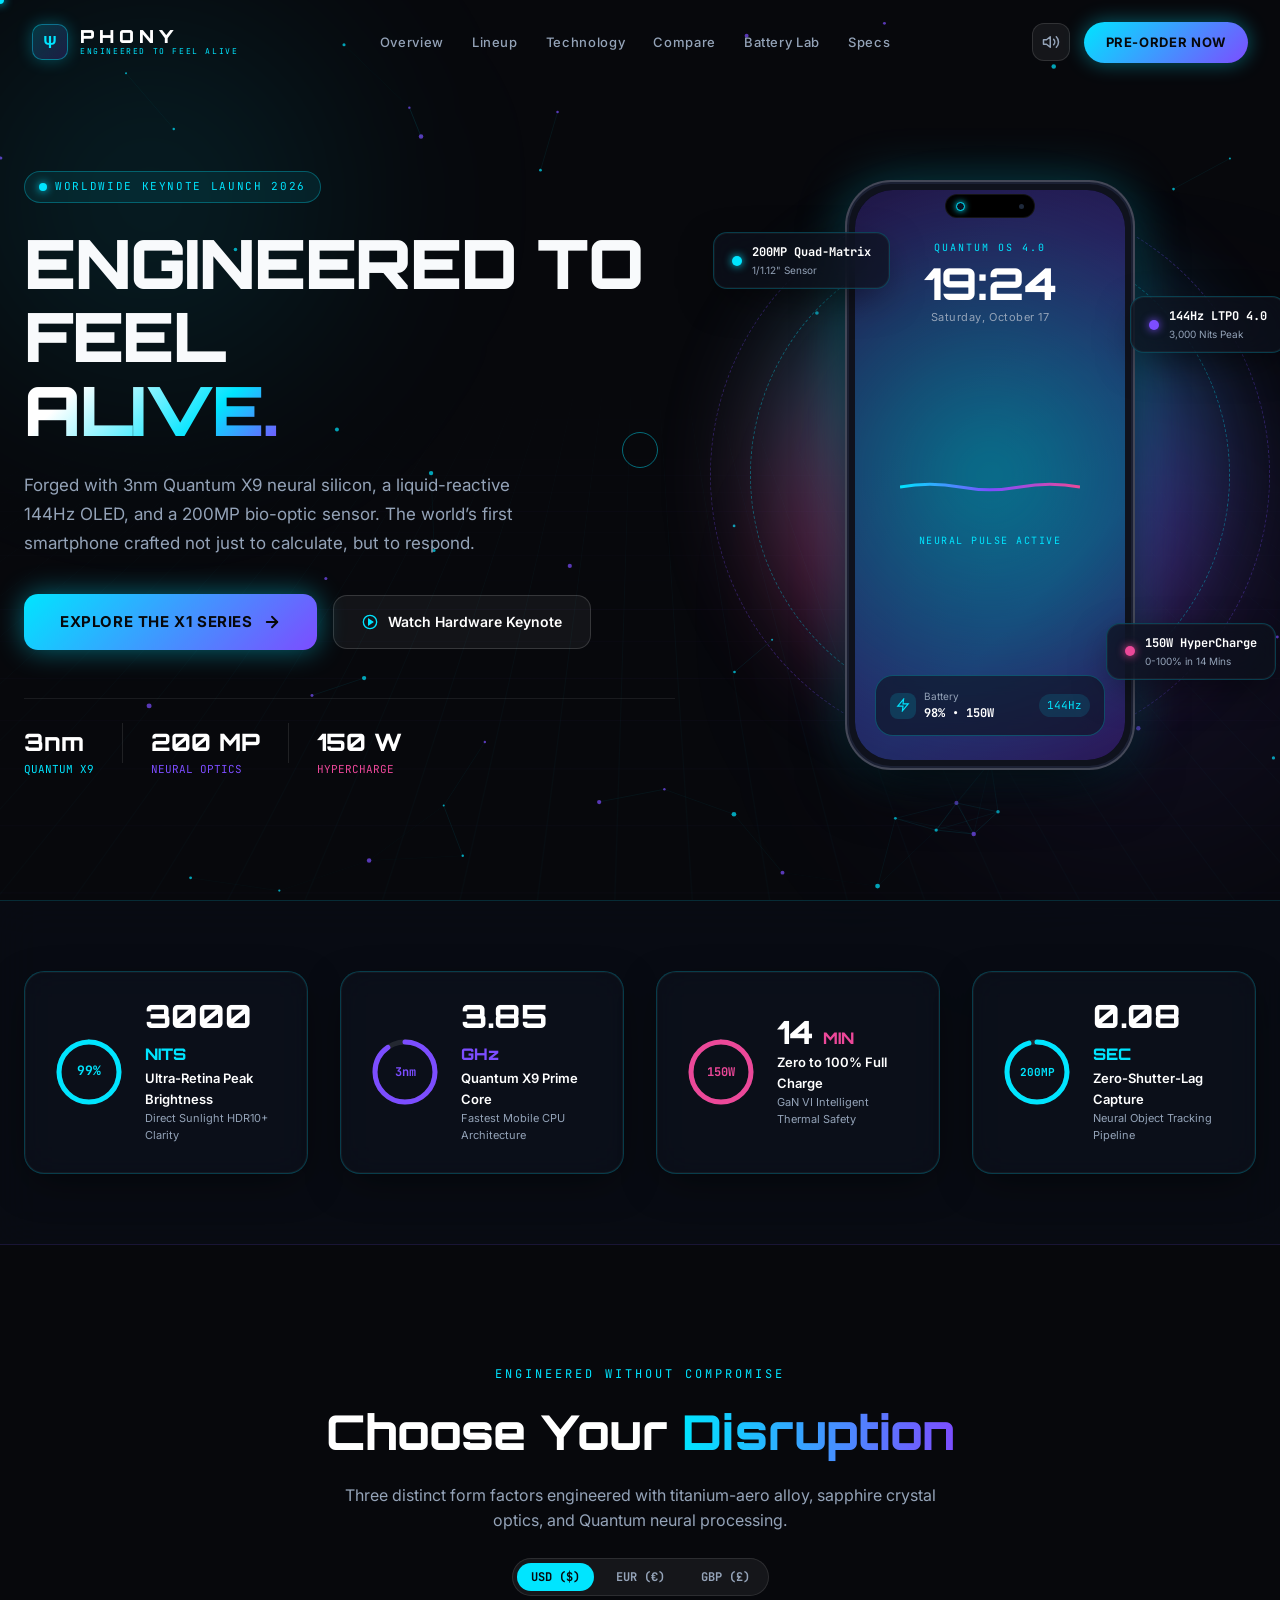
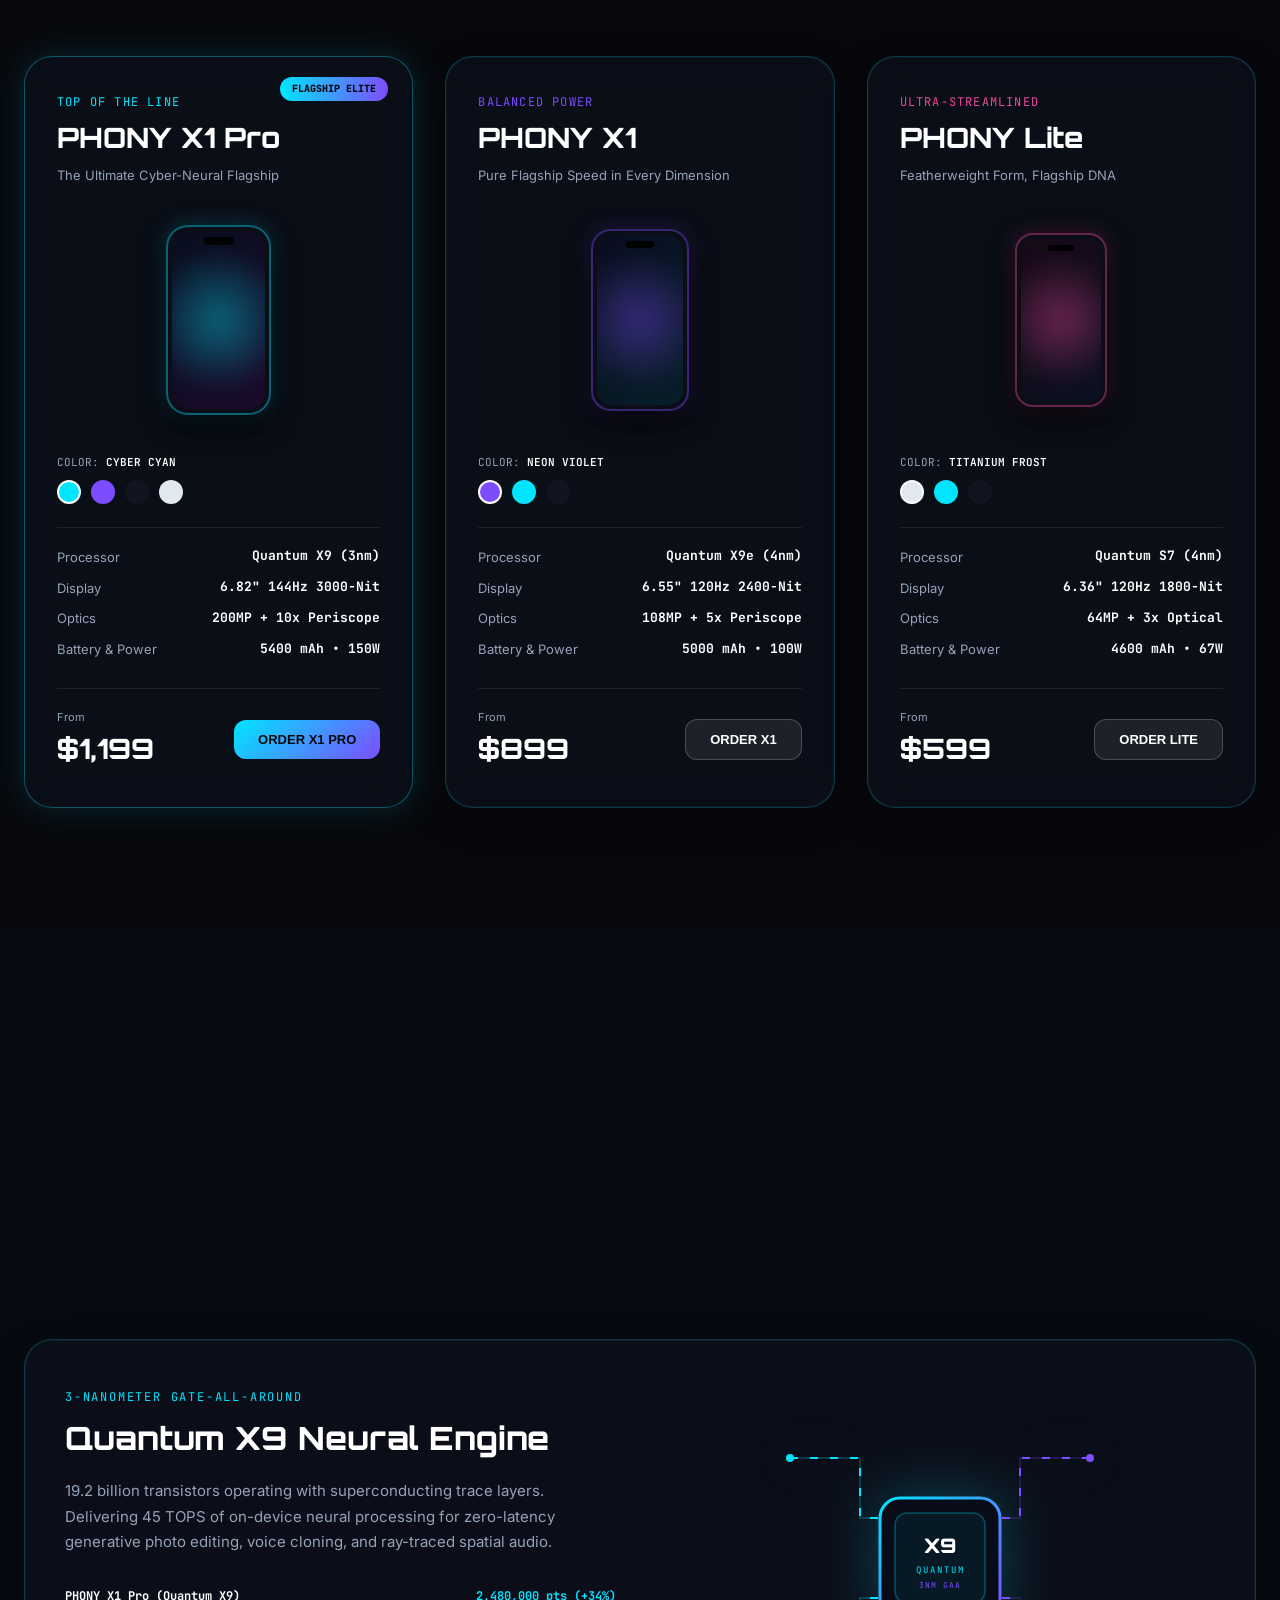
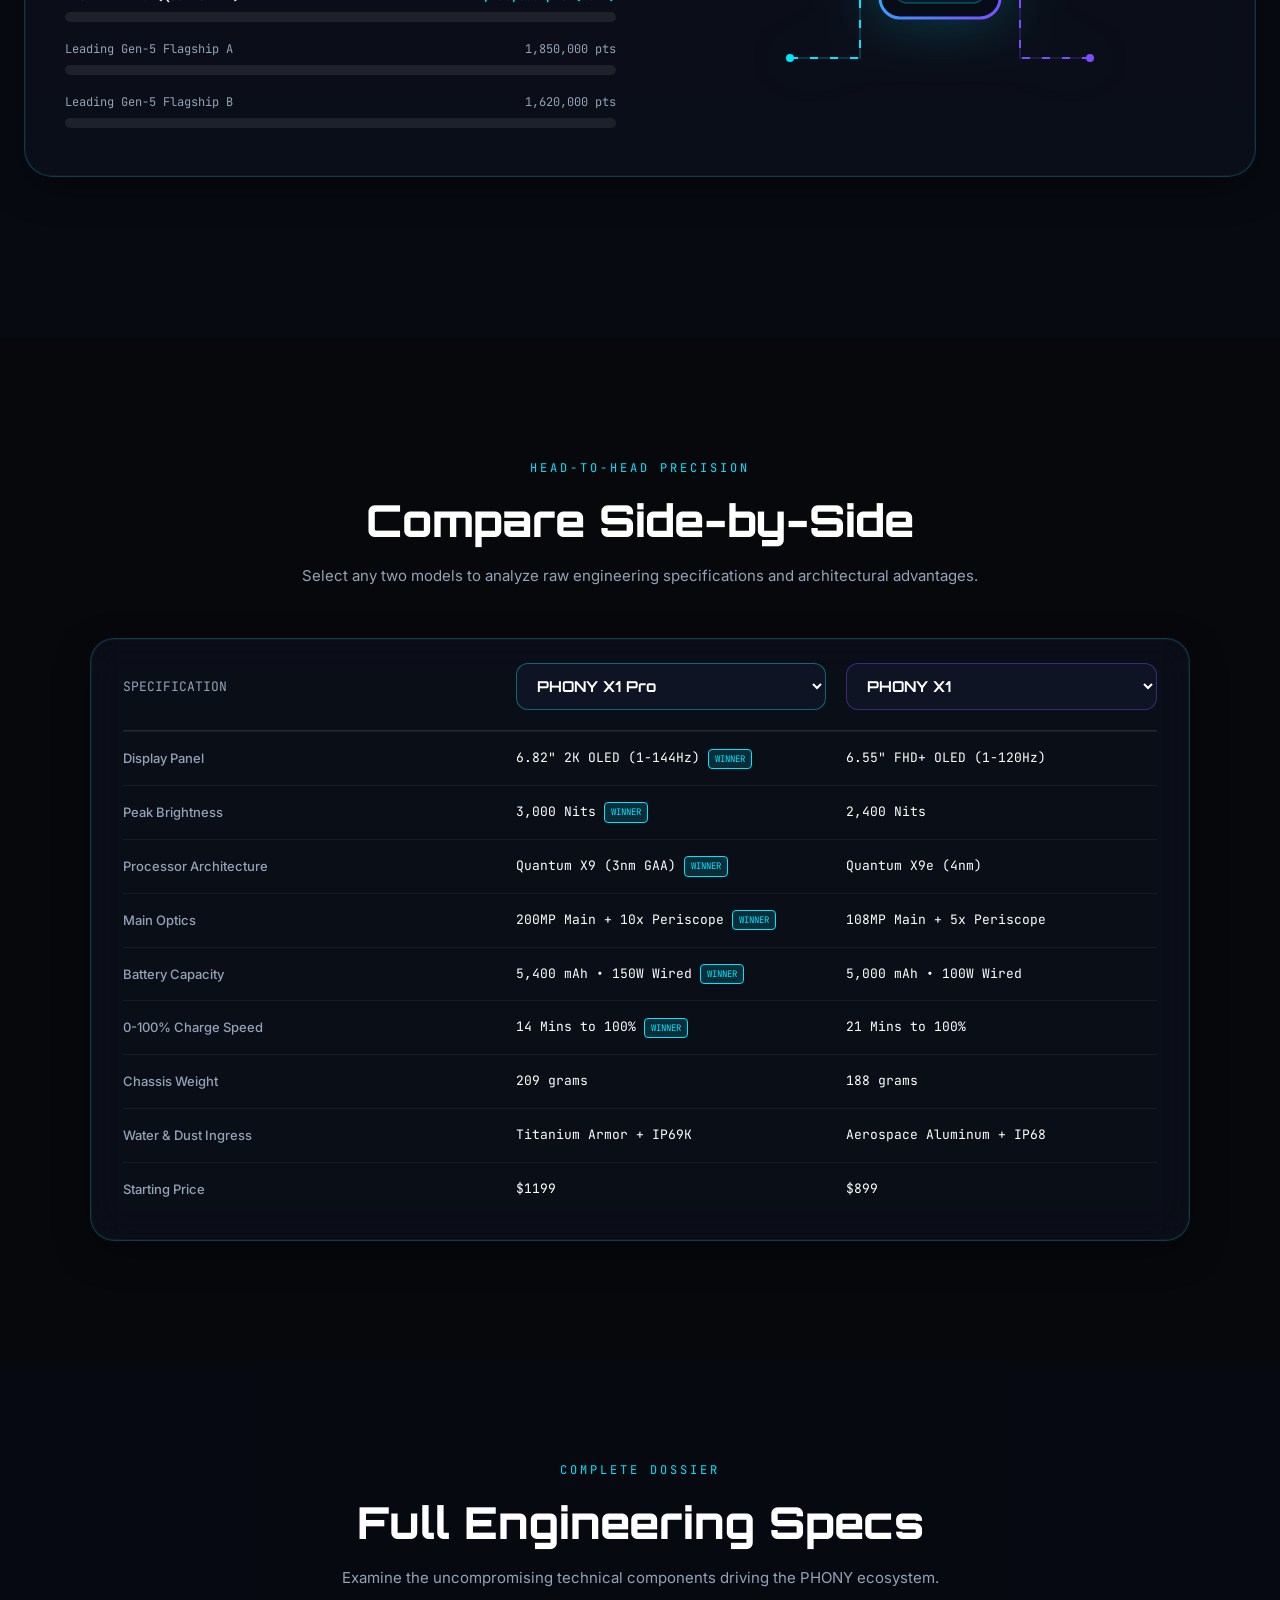
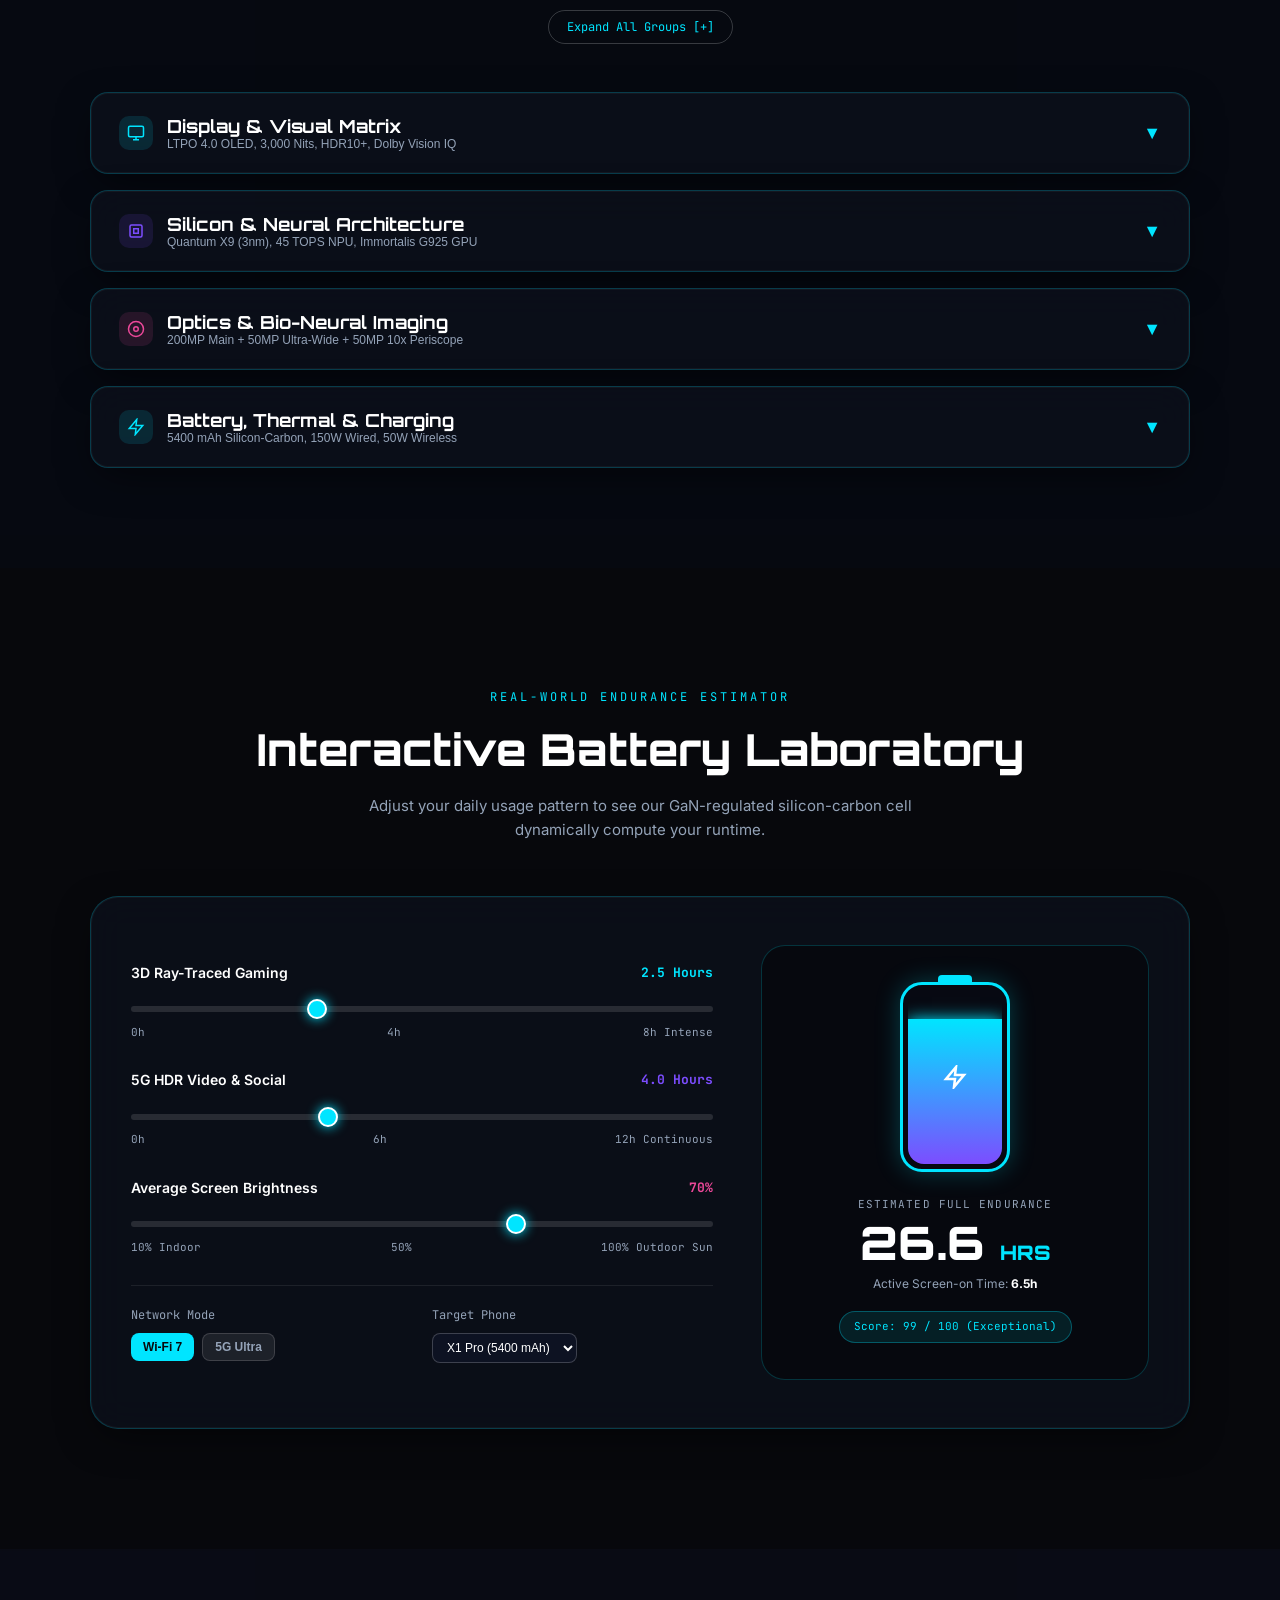
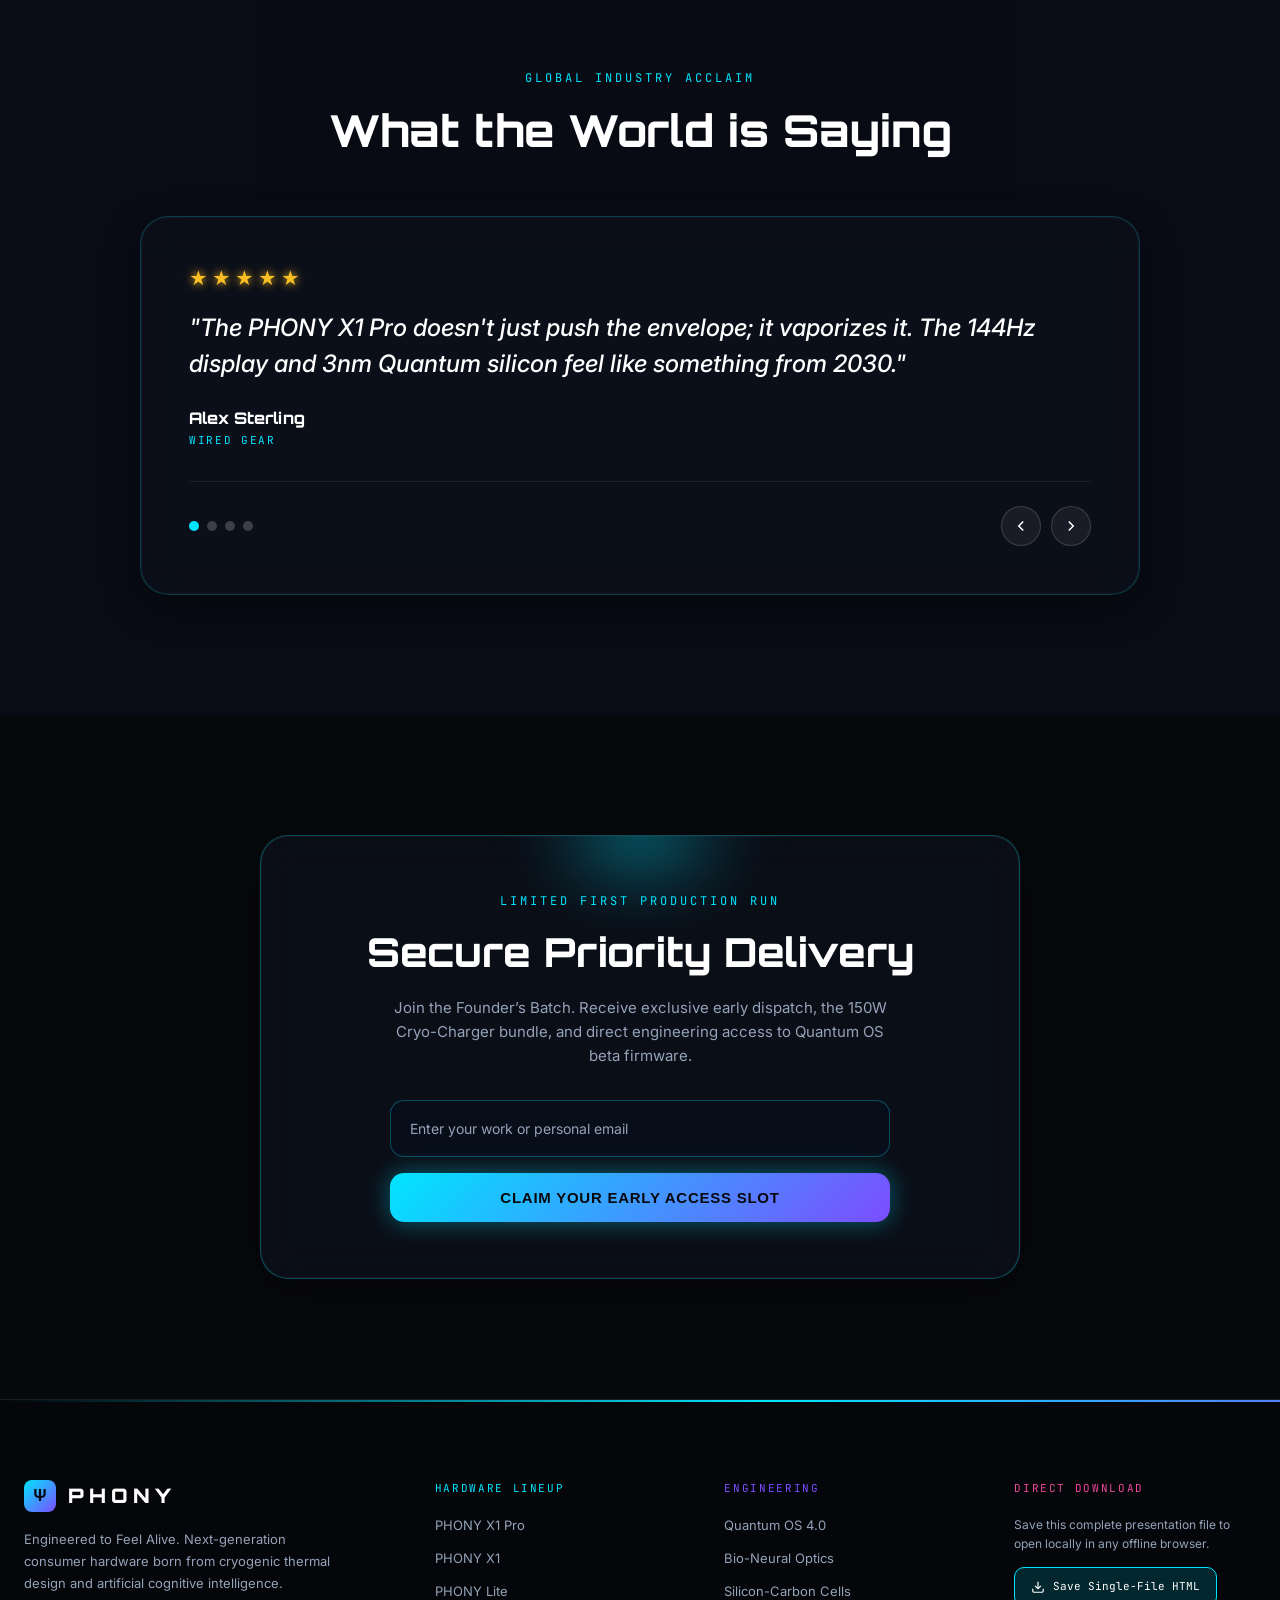
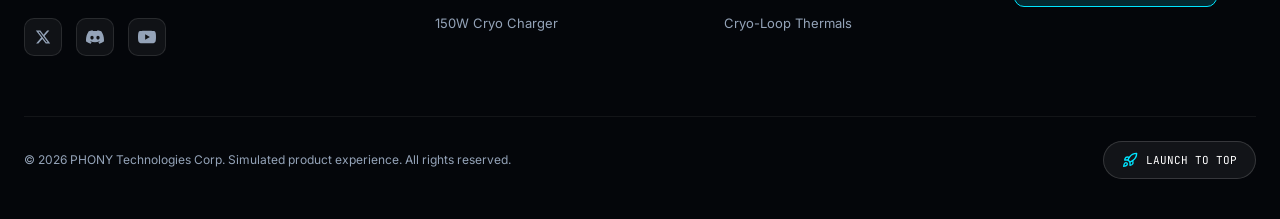
<file: public/phony-launch.html>
<!DOCTYPE html>
<html lang="en" class="scroll-smooth">
<head>
  <meta charset="UTF-8">
  <meta name="viewport" content="width=device-width, initial-scale=1.0">
  <title>PHONY — Engineered to Feel Alive</title>
  <meta name="description" content="Meet the PHONY X1 Series. 3nm Quantum X9 architecture, 200MP NeuralCam, 150W HyperCharge, and 144Hz AdaptiveDisplay. Engineered to Feel Alive.">
  
  <!-- Fonts -->
  <link rel="preconnect" href="https://fonts.googleapis.com">
  <link rel="preconnect" href="https://fonts.gstatic.com" crossorigin>
  <link href="https://fonts.googleapis.com/css2?family=Inter:wght@300;400;500;600;700&family=JetBrains+Mono:wght@400;500;700&family=Orbitron:wght@500;700;800;900&family=Space+Grotesk:wght@400;500;600;700&display=swap" rel="stylesheet">

  <style>
    /* ==========================================================================
       PHONY DESIGN SYSTEM — CSS VARIABLES & RESET
       ========================================================================== */
    :root {
      --bg-primary: #07080c;
      --bg-secondary: #0c0f17;
      --bg-tertiary: #131826;
      --cyan: #00e5ff;
      --cyan-glow: rgba(0, 229, 255, 0.45);
      --cyan-subtle: rgba(0, 229, 255, 0.12);
      --violet: #7c4dff;
      --violet-glow: rgba(124, 77, 255, 0.45);
      --violet-subtle: rgba(124, 77, 255, 0.15);
      --pink: #ec4899;
      --glass-bg: rgba(13, 17, 28, 0.72);
      --glass-border: rgba(0, 229, 255, 0.22);
      --glass-border-violet: rgba(124, 77, 255, 0.28);
      --text-main: #f8fafc;
      --text-muted: #94a3b8;
      --font-heading: 'Orbitron', 'Space Grotesk', -apple-system, sans-serif;
      --font-body: 'Inter', -apple-system, sans-serif;
      --font-mono: 'JetBrains Mono', monospace;
    }

    * {
      box-sizing: border-box;
      margin: 0;
      padding: 0;
      -webkit-tap-highlight-color: transparent;
    }

    body {
      background-color: var(--bg-primary);
      color: var(--text-main);
      font-family: var(--font-body);
      overflow-x: hidden;
      line-height: 1.6;
      position: relative;
    }

    /* Custom Scrollbar */
    ::-webkit-scrollbar {
      width: 8px;
    }
    ::-webkit-scrollbar-track {
      background: var(--bg-primary);
    }
    ::-webkit-scrollbar-thumb {
      background: linear-gradient(180deg, var(--cyan), var(--violet));
      border-radius: 4px;
    }

    /* ==========================================================================
       ANIMATIONS & KEYFRAMES
       ========================================================================== */
    @keyframes gridMove {
      0% { transform: rotateX(65deg) translateY(0); }
      100% { transform: rotateX(65deg) translateY(60px); }
    }

    @keyframes rotateHalo {
      0% { transform: rotate(0deg); }
      100% { transform: rotate(360deg); }
    }

    @keyframes phoneLevitate {
      0%, 100% { transform: translateY(0px) rotateY(-5deg) rotateX(4deg); }
      50% { transform: translateY(-24px) rotateY(6deg) rotateX(1deg); }
    }

    @keyframes waveMotion {
      0% { transform: rotate(0deg) translate(-20px, -20px) scale(0.9); }
      50% { transform: rotate(180deg) translate(25px, 20px) scale(1.1); }
      100% { transform: rotate(360deg) translate(-15px, 20px) scale(0.95); }
    }

    @keyframes floatChip {
      0%, 100% { transform: translateY(0px); }
      50% { transform: translateY(-12px); }
    }

    @keyframes spinOrbit {
      0% { transform: rotateX(72deg) rotateZ(0deg); }
      100% { transform: rotateX(72deg) rotateZ(360deg); }
    }

    @keyframes spinOrbitReverse {
      0% { transform: rotateX(68deg) rotateZ(360deg); }
      100% { transform: rotateX(68deg) rotateZ(0deg); }
    }

    @keyframes flowGradient {
      0% { background-position: 0% 50%; }
      100% { background-position: 300% 50%; }
    }

    @keyframes shimmerSweep {
      0% { left: -70%; }
      30%, 100% { left: 150%; }
    }

    @keyframes scanLineAnim {
      0% { top: 0%; opacity: 0; }
      15% { opacity: 1; }
      85% { opacity: 1; }
      100% { top: 96%; opacity: 0; }
    }

    @keyframes pulseSoft {
      0%, 100% { transform: scale(1); opacity: 0.9; }
      50% { transform: scale(1.05); opacity: 1; }
    }

    @keyframes dashFlow {
      to { stroke-dashoffset: -40; }
    }

    @keyframes shakeForm {
      0%, 100% { transform: translateX(0); }
      20%, 60% { transform: translateX(-8px); }
      40%, 80% { transform: translateX(8px); }
    }

    @keyframes rocketThrust {
      0% { transform: translateY(0) scale(1); }
      30% { transform: translateY(4px) scale(0.95); }
      100% { transform: translateY(-80px) scale(1.1); opacity: 0; }
    }

    /* Loading Logo Stroke Draw */
    @keyframes drawLogoStroke {
      0% { stroke-dashoffset: 400; opacity: 0; }
      20% { opacity: 1; }
      100% { stroke-dashoffset: 0; opacity: 1; }
    }

    /* Glitch Animations */
    @keyframes glitch1 {
      0% { clip: rect(10px, 9999px, 24px, 0); }
      20% { clip: rect(40px, 9999px, 58px, 0); }
      40% { clip: rect(15px, 9999px, 32px, 0); }
      60% { clip: rect(65px, 9999px, 82px, 0); }
      80% { clip: rect(2px, 9999px, 18px, 0); }
      100% { clip: rect(30px, 9999px, 48px, 0); }
    }
    @keyframes glitch2 {
      0% { clip: rect(32px, 9999px, 48px, 0); }
      20% { clip: rect(4px, 9999px, 20px, 0); }
      40% { clip: rect(60px, 9999px, 78px, 0); }
      60% { clip: rect(18px, 9999px, 35px, 0); }
      80% { clip: rect(50px, 9999px, 68px, 0); }
      100% { clip: rect(8px, 9999px, 24px, 0); }
    }

    /* ==========================================================================
       SPECIALIZED COMPONENT STYLES
       ========================================================================== */
    /* Loading Screen */
    #loader-screen {
      position: fixed;
      inset: 0;
      background: #040508;
      z-index: 100000;
      display: flex;
      flex-direction: column;
      align-items: center;
      justify-content: center;
      transition: transform 0.8s cubic-bezier(0.77, 0, 0.175, 1), opacity 0.8s ease;
    }
    .logo-draw-path {
      stroke-dasharray: 400;
      stroke-dashoffset: 400;
      animation: drawLogoStroke 2.2s cubic-bezier(0.2, 0.8, 0.2, 1) forwards;
    }
    .loader-bar-bg {
      width: 240px;
      height: 4px;
      background: rgba(255, 255, 255, 0.1);
      border-radius: 99px;
      overflow: hidden;
      position: relative;
      margin-top: 24px;
    }
    .loader-bar-fill {
      position: absolute;
      left: 0;
      top: 0;
      height: 100%;
      width: 0%;
      background: linear-gradient(90deg, var(--cyan), var(--violet));
      box-shadow: 0 0 12px var(--cyan);
      transition: width 0.05s linear;
    }

    /* Custom Cursor */
    .cursor-dot {
      position: fixed;
      width: 8px;
      height: 8px;
      background: var(--cyan);
      border-radius: 50%;
      pointer-events: none;
      z-index: 99999;
      transform: translate(-50%, -50%);
      transition: width 0.15s ease, height 0.15s ease, background 0.15s ease;
      box-shadow: 0 0 10px var(--cyan);
    }
    .cursor-ring {
      position: fixed;
      width: 36px;
      height: 36px;
      border: 1.5px solid var(--cyan-glow);
      border-radius: 50%;
      pointer-events: none;
      z-index: 99998;
      transform: translate(-50%, -50%);
      transition: width 0.25s cubic-bezier(0.16, 1, 0.3, 1), height 0.25s cubic-bezier(0.16, 1, 0.3, 1), border-color 0.2s ease, background-color 0.2s ease;
    }
    body.is-hovering .cursor-dot {
      width: 14px;
      height: 14px;
      background: #ffffff;
      box-shadow: 0 0 16px var(--cyan);
    }
    body.is-hovering .cursor-ring {
      width: 58px;
      height: 58px;
      border-color: var(--cyan);
      background: rgba(0, 229, 255, 0.08);
    }

    /* Scroll Progress */
    #scroll-progress {
      position: fixed;
      top: 0;
      left: 0;
      height: 3px;
      width: 0%;
      background: linear-gradient(90deg, var(--cyan), #a855f7, var(--violet));
      z-index: 9999;
      box-shadow: 0 0 12px var(--cyan);
      transition: width 0.05s linear;
    }

    /* Backgrounds */
    #particle-canvas {
      position: fixed;
      inset: 0;
      pointer-events: none;
      z-index: 0;
    }
    .grid-container {
      position: fixed;
      inset: 0;
      overflow: hidden;
      pointer-events: none;
      z-index: 0;
      perspective: 750px;
    }
    .perspective-grid {
      position: absolute;
      width: 200%;
      height: 200%;
      left: -50%;
      top: -20%;
      background-image: 
        linear-gradient(to right, rgba(0, 229, 255, 0.04) 1px, transparent 1px),
        linear-gradient(to bottom, rgba(124, 77, 255, 0.04) 1px, transparent 1px);
      background-size: 60px 60px;
      transform: rotateX(65deg);
      animation: gridMove 25s linear infinite;
      mask-image: radial-gradient(ellipse 70% 60% at 50% 45%, rgba(0,0,0,0.8) 0%, transparent 80%);
      -webkit-mask-image: radial-gradient(ellipse 70% 60% at 50% 45%, rgba(0,0,0,0.8) 0%, transparent 80%);
    }

    /* Glassmorphism Classes */
    .glass {
      background: var(--glass-bg);
      backdrop-filter: blur(18px);
      -webkit-backdrop-filter: blur(18px);
      border: 1px solid var(--glass-border);
      box-shadow: 0 12px 40px -10px rgba(0, 0, 0, 0.6), inset 0 0 0 1px rgba(255, 255, 255, 0.04);
    }
    .glass-violet {
      background: rgba(18, 14, 30, 0.72);
      backdrop-filter: blur(18px);
      -webkit-backdrop-filter: blur(18px);
      border: 1px solid var(--glass-border-violet);
      box-shadow: 0 12px 40px -10px rgba(0, 0, 0, 0.6), inset 0 0 0 1px rgba(255, 255, 255, 0.04);
    }

    /* Glitch Text */
    .glitch-word {
      position: relative;
      display: inline-block;
      color: #fff;
    }
    .glitch-word::before,
    .glitch-word::after {
      content: attr(data-text);
      position: absolute;
      top: 0;
      left: 0;
      width: 100%;
      height: 100%;
      clip: rect(0, 0, 0, 0);
    }
    .glitch-word::before {
      left: -2px;
      text-shadow: 2px 0 var(--cyan);
      animation: glitch1 2.2s infinite linear alternate-reverse;
    }
    .glitch-word::after {
      left: 2px;
      text-shadow: -2px 0 var(--violet);
      animation: glitch2 2.6s infinite linear alternate-reverse;
    }

    /* 3D Phone Mockup */
    .phone-stage {
      perspective: 1200px;
      transform-style: preserve-3d;
      position: relative;
      display: flex;
      align-items: center;
      justify-content: center;
    }
    .phone-body {
      width: 290px;
      height: 590px;
      border-radius: 46px;
      background: #0f121d;
      position: relative;
      transform-style: preserve-3d;
      box-shadow: 
        0 25px 60px -15px rgba(0, 0, 0, 0.95),
        0 0 50px rgba(0, 229, 255, 0.25),
        inset 0 0 0 2px rgba(255, 255, 255, 0.18),
        inset 0 0 0 4px #1b2033;
      transition: transform 0.15s ease-out, background-color 0.5s ease;
      animation: phoneLevitate 6s ease-in-out infinite;
    }
    .phone-screen {
      position: absolute;
      inset: 10px;
      border-radius: 38px;
      overflow: hidden;
      background: #04060c;
    }
    .phone-wallpaper {
      position: absolute;
      inset: 0;
      background: linear-gradient(135deg, #060914 0%, #0d122b 40%, #08213b 70%, #15092a 100%);
      overflow: hidden;
    }
    .wallpaper-glow-blob {
      position: absolute;
      width: 220%;
      height: 220%;
      left: -60%;
      top: -60%;
      background: radial-gradient(circle, rgba(0, 229, 255, 0.45) 0%, rgba(124, 77, 255, 0.25) 40%, transparent 70%);
      filter: blur(28px);
      animation: waveMotion 12s ease-in-out infinite alternate;
    }
    .camera-island {
      position: absolute;
      top: 14px;
      left: 50%;
      transform: translateX(-50%);
      width: 90px;
      height: 24px;
      background: #000;
      border-radius: 14px;
      z-index: 10;
      border: 1px solid rgba(255, 255, 255, 0.08);
      display: flex;
      align-items: center;
      justify-content: space-between;
      padding: 0 10px;
    }
    .camera-lens-dot {
      width: 9px;
      height: 9px;
      background: #091220;
      border: 1.5px solid #00e5ff;
      border-radius: 50%;
      box-shadow: 0 0 6px #00e5ff;
    }
    .sensor-dot {
      width: 5px;
      height: 5px;
      background: #1e293b;
      border-radius: 50%;
    }

    /* Shimmer Button */
    .btn-shimmer {
      position: relative;
      overflow: hidden;
      display: inline-flex;
      align-items: center;
      justify-content: center;
      gap: 10px;
      font-weight: 600;
      text-decoration: none;
      cursor: pointer;
      border: none;
      transition: transform 0.25s cubic-bezier(0.16, 1, 0.3, 1), box-shadow 0.25s ease;
    }
    .btn-shimmer::after {
      content: '';
      position: absolute;
      top: -50%;
      left: -60%;
      width: 40%;
      height: 200%;
      background: linear-gradient(90deg, transparent, rgba(255, 255, 255, 0.35), transparent);
      transform: rotate(30deg);
      animation: shimmerSweep 3.5s infinite;
    }
    .btn-shimmer:hover {
      transform: translateY(-2px);
    }

    /* Scroll Reveal */
    .reveal {
      opacity: 0;
      transform: translateY(32px);
      filter: blur(6px);
      transition: opacity 0.8s cubic-bezier(0.16, 1, 0.3, 1), transform 0.8s cubic-bezier(0.16, 1, 0.3, 1), filter 0.8s cubic-bezier(0.16, 1, 0.3, 1);
    }
    .reveal.active {
      opacity: 1;
      transform: translateY(0);
      filter: blur(0px);
    }

    /* Range slider custom styling */
    input[type=range] {
      -webkit-appearance: none;
      appearance: none;
      width: 100%;
      height: 6px;
      border-radius: 99px;
      background: rgba(255, 255, 255, 0.12);
      outline: none;
      transition: background 0.2s;
    }
    input[type=range]::-webkit-slider-thumb {
      -webkit-appearance: none;
      appearance: none;
      width: 20px;
      height: 20px;
      border-radius: 50%;
      background: var(--cyan);
      cursor: pointer;
      box-shadow: 0 0 12px var(--cyan);
      border: 2px solid #ffffff;
      transition: transform 0.15s ease;
    }
    input[type=range]::-webkit-slider-thumb:hover {
      transform: scale(1.2);
    }

    /* Flowing border line */
    .flow-line {
      height: 2px;
      background: linear-gradient(90deg, transparent, #00e5ff, #7c4dff, #ec4899, #00e5ff, transparent);
      background-size: 300% 100%;
      animation: flowGradient 6s linear infinite;
    }

    /* Reduced motion */
    @media (prefers-reduced-motion: reduce) {
      *, ::before, ::after {
        animation-duration: 0.01ms !important;
        animation-iteration-count: 1 !important;
        transition-duration: 0.01ms !important;
      }
      .phone-body, .wallpaper-glow-blob, .perspective-grid, .btn-shimmer::after {
        animation: none !important;
      }
      .reveal {
        opacity: 1 !important;
        transform: none !important;
        filter: none !important;
      }
    }
  </style>
</head>
<body>

  <!-- ==========================================================================
       SECTION 0: LOADING SCREEN (SVG STROKE DRAW + PROGRESS)
       ========================================================================== -->
  <div id="loader-screen" aria-label="Loading PHONY Launch">
    <div style="position: relative; width: 140px; height: 140px; display: flex; align-items: center; justify-content: center;">
      <!-- Glowing halo behind loading glyph -->
      <div style="position: absolute; inset: -10px; border-radius: 50%; background: radial-gradient(circle, rgba(0,229,255,0.3) 0%, transparent 70%); filter: blur(12px);"></div>
      
      <!-- PHONY Monogram Icon with SVG Stroke Animation -->
      <svg width="120" height="120" viewBox="0 0 120 120" fill="none" xmlns="http://www.w3.org/2000/svg">
        <polygon points="60,6 108,33 108,87 60,114 12,87 12,33" stroke="rgba(0,229,255,0.25)" stroke-width="2" fill="none"/>
        <path class="logo-draw-path" d="M38 90 V30 H64 C76 30, 84 37, 84 48 C84 59, 76 66, 64 66 H38 M64 66 L86 90" stroke="url(#loaderGrad)" stroke-width="5" stroke-linecap="round" stroke-linejoin="round"/>
        <defs>
          <linearGradient id="loaderGrad" x1="30" y1="30" x2="90" y2="90" gradientUnits="userSpaceOnUse">
            <stop stop-color="#00e5ff"/>
            <stop offset="1" stop-color="#7c4dff"/>
          </linearGradient>
        </defs>
      </svg>
    </div>

    <div style="margin-top: 16px; font-family: var(--font-heading); letter-spacing: 0.35em; font-size: 20px; font-weight: 800; color: #fff; text-indent: 0.35em;">
      P H O N Y
    </div>
    <div style="font-family: var(--font-mono); font-size: 11px; letter-spacing: 0.15em; color: var(--cyan); margin-top: 6px; text-transform: uppercase;">
      Initializing Neural Subsystems...
    </div>

    <!-- Progress bar -->
    <div class="loader-bar-bg">
      <div class="loader-bar-fill" id="loader-progress"></div>
    </div>
    <div id="loader-pct" style="font-family: var(--font-mono); font-size: 13px; color: var(--text-muted); margin-top: 10px;">0%</div>

    <button id="loader-skip" style="margin-top: 22px; background: transparent; border: 1px solid rgba(255,255,255,0.2); color: #94a3b8; font-family: var(--font-mono); font-size: 11px; padding: 6px 14px; border-radius: 20px; cursor: pointer; transition: all 0.2s;">
      Skip Intro →
    </button>
  </div>

  <!-- ==========================================================================
       CUSTOM CURSOR & SCROLL PROGRESS BAR
       ========================================================================== -->
  <div class="cursor-dot" id="cursor-dot"></div>
  <div class="cursor-ring" id="cursor-ring"></div>
  <div id="scroll-progress"></div>

  <!-- Backgrounds: Canvas Particle Network + Moving 3D Grid -->
  <div class="grid-container">
    <div class="perspective-grid"></div>
  </div>
  <canvas id="particle-canvas"></canvas>

  <!-- Ambient lighting orbs -->
  <div style="position: fixed; width: 600px; height: 600px; left: -150px; top: -100px; border-radius: 50%; background: radial-gradient(circle, rgba(0,229,255,0.12) 0%, transparent 70%); filter: blur(80px); pointer-events: none; z-index: 1;"></div>
  <div style="position: fixed; width: 700px; height: 700px; right: -200px; top: 30%; border-radius: 50%; background: radial-gradient(circle, rgba(124,77,255,0.12) 0%, transparent 70%); filter: blur(90px); pointer-events: none; z-index: 1;"></div>

  <!-- ==========================================================================
       SECTION 1: STICKY NAVBAR (SHRINKS & BLURS ON SCROLL)
       ========================================================================== -->
  <header id="navbar" style="position: fixed; top: 0; left: 0; right: 0; z-index: 5000; transition: all 0.35s ease; padding: 22px 32px; display: flex; align-items: center; justify-content: space-between;">
    <!-- Logo -->
    <a href="#" style="display: flex; align-items: center; gap: 12px; text-decoration: none; color: #fff;">
      <div style="width: 36px; height: 36px; border-radius: 10px; background: linear-gradient(135deg, rgba(0,229,255,0.2), rgba(124,77,255,0.2)); border: 1px solid rgba(0,229,255,0.4); display: flex; align-items: center; justify-content: center; box-shadow: 0 0 16px rgba(0,229,255,0.3);">
        <span style="font-family: var(--font-heading); font-weight: 900; font-size: 16px; color: var(--cyan);">Ψ</span>
      </div>
      <div>
        <div style="font-family: var(--font-heading); font-weight: 900; letter-spacing: 0.28em; font-size: 18px; line-height: 1; color: #fff;">PHONY</div>
        <div style="font-family: var(--font-mono); font-size: 8px; letter-spacing: 0.2em; color: var(--cyan); text-transform: uppercase;">Engineered to Feel Alive</div>
      </div>
    </a>

    <!-- Nav Links (Desktop) -->
    <nav class="desktop-nav" style="display: flex; align-items: center; gap: 28px;">
      <a href="#hero" class="nav-link" style="color: var(--text-muted); text-decoration: none; font-size: 13px; font-weight: 500; letter-spacing: 0.05em; transition: color 0.2s; position: relative;">Overview</a>
      <a href="#lineup" class="nav-link" style="color: var(--text-muted); text-decoration: none; font-size: 13px; font-weight: 500; letter-spacing: 0.05em; transition: color 0.2s; position: relative;">Lineup</a>
      <a href="#tech" class="nav-link" style="color: var(--text-muted); text-decoration: none; font-size: 13px; font-weight: 500; letter-spacing: 0.05em; transition: color 0.2s; position: relative;">Technology</a>
      <a href="#comparison" class="nav-link" style="color: var(--text-muted); text-decoration: none; font-size: 13px; font-weight: 500; letter-spacing: 0.05em; transition: color 0.2s; position: relative;">Compare</a>
      <a href="#calculator" class="nav-link" style="color: var(--text-muted); text-decoration: none; font-size: 13px; font-weight: 500; letter-spacing: 0.05em; transition: color 0.2s; position: relative;">Battery Lab</a>
      <a href="#specs" class="nav-link" style="color: var(--text-muted); text-decoration: none; font-size: 13px; font-weight: 500; letter-spacing: 0.05em; transition: color 0.2s; position: relative;">Specs</a>
    </nav>

    <!-- Header Actions -->
    <div style="display: flex; align-items: center; gap: 14px;">
      <!-- Audio Synth Ambience Toggle -->
      <button id="sound-toggle" aria-label="Toggle Sound Atmosphere" title="Ambient Cyber Audio Generator" style="background: rgba(255,255,255,0.06); border: 1px solid rgba(255,255,255,0.12); color: var(--text-muted); width: 38px; height: 38px; border-radius: 12px; display: flex; align-items: center; justify-content: center; cursor: pointer; transition: all 0.2s;">
        <svg width="18" height="18" viewBox="0 0 24 24" fill="none" stroke="currentColor" stroke-width="2" stroke-linecap="round" stroke-linejoin="round">
          <polygon points="11 5 6 9 2 9 2 15 6 15 11 19 11 5"></polygon>
          <path d="M19.07 4.93a10 10 0 0 1 0 14.14M15.54 8.46a5 5 0 0 1 0 7.07"></path>
        </svg>
      </button>

      <!-- Pre-Order CTA -->
      <a href="#lineup" class="btn-shimmer" style="padding: 10px 22px; border-radius: 99px; background: linear-gradient(135deg, var(--cyan), var(--violet)); color: #07080c; font-size: 13px; font-weight: 700; letter-spacing: 0.05em; box-shadow: 0 0 20px rgba(0,229,255,0.4); text-transform: uppercase;">
        Pre-Order Now
      </a>

      <!-- Mobile Hamburger Button -->
      <button id="hamburger-btn" aria-label="Toggle Menu" class="mobile-nav-toggle" style="display: none; background: transparent; border: none; cursor: pointer; width: 40px; height: 40px; position: relative; z-index: 5100;">
        <span class="bar-top" style="position: absolute; top: 14px; left: 8px; width: 24px; height: 2px; background: #fff; transition: all 0.3s;"></span>
        <span class="bar-mid" style="position: absolute; top: 20px; left: 8px; width: 24px; height: 2px; background: #fff; transition: all 0.3s;"></span>
        <span class="bar-bot" style="position: absolute; top: 26px; left: 8px; width: 24px; height: 2px; background: #fff; transition: all 0.3s;"></span>
      </button>
    </div>
  </header>

  <!-- Mobile Drawer Menu -->
  <div id="mobile-menu" style="position: fixed; inset: 0; background: rgba(7, 8, 12, 0.98); backdrop-filter: blur(25px); z-index: 4999; display: flex; flex-direction: column; align-items: center; justify-content: center; gap: 24px; opacity: 0; pointer-events: none; transition: opacity 0.35s ease;">
    <a href="#hero" class="mobile-link" style="color: #fff; font-family: var(--font-heading); font-size: 22px; text-decoration: none; letter-spacing: 0.1em;">Overview</a>
    <a href="#lineup" class="mobile-link" style="color: #fff; font-family: var(--font-heading); font-size: 22px; text-decoration: none; letter-spacing: 0.1em;">Lineup</a>
    <a href="#tech" class="mobile-link" style="color: #fff; font-family: var(--font-heading); font-size: 22px; text-decoration: none; letter-spacing: 0.1em;">Technology</a>
    <a href="#comparison" class="mobile-link" style="color: #fff; font-family: var(--font-heading); font-size: 22px; text-decoration: none; letter-spacing: 0.1em;">Compare</a>
    <a href="#calculator" class="mobile-link" style="color: #fff; font-family: var(--font-heading); font-size: 22px; text-decoration: none; letter-spacing: 0.1em;">Battery Lab</a>
    <a href="#specs" class="mobile-link" style="color: #fff; font-family: var(--font-heading); font-size: 22px; text-decoration: none; letter-spacing: 0.1em;">Specs</a>
  </div>

  <main style="position: relative; z-index: 10;">
    <!-- ==========================================================================
         SECTION 2: HERO SECTION WITH 3D PHONE, GLITCH TITLE, ORBITING RINGS
         ========================================================================== -->
    <section id="hero" style="min-height: 100vh; padding: 130px 24px 80px; display: flex; align-items: center; justify-content: center; position: relative;">
      <div style="max-width: 1280px; width: 100%; margin: 0 auto; display: grid; grid-template-columns: 1.1fr 0.9fr; gap: 48px; align-items: center;">
        
        <!-- Left: Text content with typewriter effect & glitch -->
        <div>
          <div class="reveal" style="display: inline-flex; align-items: center; gap: 8px; padding: 6px 14px; border-radius: 99px; background: rgba(0,229,255,0.08); border: 1px solid rgba(0,229,255,0.3); margin-bottom: 24px;">
            <span style="width: 8px; height: 8px; border-radius: 50%; background: var(--cyan); box-shadow: 0 0 8px var(--cyan); animation: pulseSoft 2s infinite;"></span>
            <span style="font-family: var(--font-mono); font-size: 11px; letter-spacing: 0.15em; color: var(--cyan); text-transform: uppercase;">Worldwide Keynote Launch 2026</span>
          </div>

          <!-- Headline with Typewriter + Glitch on ALIVE -->
          <h1 style="font-family: var(--font-heading); font-size: clamp(38px, 6vw, 68px); font-weight: 900; line-height: 1.08; letter-spacing: -0.02em; margin-bottom: 24px;">
            <span>ENGINEERED TO FEEL</span><br>
            <span class="glitch-word" data-text="ALIVE." style="background: linear-gradient(135deg, #ffffff 20%, var(--cyan) 70%, var(--violet) 100%); -webkit-background-clip: text; -webkit-text-fill-color: transparent;">ALIVE.</span>
          </h1>

          <p class="reveal" style="font-size: 17px; color: var(--text-muted); max-width: 520px; line-height: 1.7; margin-bottom: 36px;">
            Forged with 3nm Quantum X9 neural silicon, a liquid-reactive 144Hz OLED, and a 200MP bio-optic sensor. The world’s first smartphone crafted not just to calculate, but to respond.
          </p>

          <!-- CTAs -->
          <div class="reveal" style="display: flex; flex-wrap: wrap; gap: 16px; align-items: center;">
            <a href="#lineup" class="btn-shimmer" style="padding: 16px 36px; border-radius: 14px; background: linear-gradient(135deg, var(--cyan), var(--violet)); color: #07080c; font-size: 15px; font-weight: 700; letter-spacing: 0.04em; text-transform: uppercase; box-shadow: 0 0 28px rgba(0,229,255,0.45);">
              Explore the X1 Series
              <svg width="18" height="18" viewBox="0 0 24 24" fill="none" stroke="currentColor" stroke-width="2.5" stroke-linecap="round" stroke-linejoin="round"><line x1="5" y1="12" x2="19" y2="12"></line><polyline points="12 5 19 12 12 19"></polyline></svg>
            </a>

            <a href="#tech" style="padding: 15px 28px; border-radius: 14px; background: rgba(255,255,255,0.05); border: 1px solid rgba(255,255,255,0.15); color: #fff; font-size: 14px; font-weight: 600; text-decoration: none; display: inline-flex; align-items: center; gap: 10px; transition: all 0.25s;">
              <svg width="16" height="16" viewBox="0 0 24 24" fill="none" stroke="var(--cyan)" stroke-width="2"><circle cx="12" cy="12" r="10"></circle><polygon points="10 8 16 12 10 16 10 8" fill="var(--cyan)"></polygon></svg>
              Watch Hardware Keynote
            </a>
          </div>

          <!-- Quick specs badges -->
          <div class="reveal" style="display: flex; gap: 28px; margin-top: 48px; border-top: 1px solid rgba(255,255,255,0.08); padding-top: 24px;">
            <div>
              <div style="font-family: var(--font-heading); font-size: 24px; font-weight: 800; color: #fff;">3nm</div>
              <div style="font-family: var(--font-mono); font-size: 11px; color: var(--cyan); text-transform: uppercase;">Quantum X9</div>
            </div>
            <div style="width: 1px; height: 40px; background: rgba(255,255,255,0.1);"></div>
            <div>
              <div style="font-family: var(--font-heading); font-size: 24px; font-weight: 800; color: #fff;">200 MP</div>
              <div style="font-family: var(--font-mono); font-size: 11px; color: var(--violet); text-transform: uppercase;">Neural Optics</div>
            </div>
            <div style="width: 1px; height: 40px; background: rgba(255,255,255,0.1);"></div>
            <div>
              <div style="font-family: var(--font-heading); font-size: 24px; font-weight: 800; color: #fff;">150 W</div>
              <div style="font-family: var(--font-mono); font-size: 11px; color: #ec4899; text-transform: uppercase;">HyperCharge</div>
            </div>
          </div>
        </div>

        <!-- Right: 3D Phone Mockup with Rotating Conic Halo, Orbit Rings & Floating Chips -->
        <div class="phone-stage" id="hero-phone-stage" style="min-height: 640px;">
          <!-- Rotating Conic Halo -->
          <div style="position: absolute; width: 440px; height: 440px; border-radius: 50%; background: conic-gradient(from 0deg, var(--cyan), var(--violet), var(--pink), var(--cyan)); filter: blur(55px); opacity: 0.45; animation: rotateHalo 18s linear infinite;"></div>

          <!-- Orbiting Dashed Ring 1 -->
          <div style="position: absolute; width: 480px; height: 480px; border-radius: 50%; border: 1.5px dashed rgba(0,229,255,0.35); animation: spinOrbit 30s linear infinite; pointer-events: none;"></div>
          <!-- Orbiting Dashed Ring 2 -->
          <div style="position: absolute; width: 560px; height: 560px; border-radius: 50%; border: 1px dashed rgba(124,77,255,0.3); animation: spinOrbitReverse 42s linear infinite; pointer-events: none;"></div>

          <!-- Floating Spec Chip 1: Top Left -->
          <div class="glass" style="position: absolute; top: 12%; left: -10px; padding: 10px 18px; border-radius: 14px; animation: floatChip 4.8s ease-in-out infinite; z-index: 20; display: flex; align-items: center; gap: 10px;">
            <div style="width: 10px; height: 10px; border-radius: 50%; background: var(--cyan); box-shadow: 0 0 8px var(--cyan);"></div>
            <div>
              <div style="font-family: var(--font-mono); font-size: 12px; font-weight: 700; color: #fff;">200MP Quad-Matrix</div>
              <div style="font-size: 10px; color: var(--text-muted);">1/1.12" Sensor</div>
            </div>
          </div>

          <!-- Floating Spec Chip 2: Bottom Right -->
          <div class="glass" style="position: absolute; bottom: 18%; right: -20px; padding: 10px 18px; border-radius: 14px; animation: floatChip 5.6s ease-in-out infinite -2.4s; z-index: 20; display: flex; align-items: center; gap: 10px;">
            <div style="width: 10px; height: 10px; border-radius: 50%; background: #ec4899; box-shadow: 0 0 8px #ec4899;"></div>
            <div>
              <div style="font-family: var(--font-mono); font-size: 12px; font-weight: 700; color: #fff;">150W HyperCharge</div>
              <div style="font-size: 10px; color: var(--text-muted);">0-100% in 14 Mins</div>
            </div>
          </div>

          <!-- Floating Spec Chip 3: Top Right -->
          <div class="glass" style="position: absolute; top: 22%; right: -30px; padding: 10px 18px; border-radius: 14px; animation: floatChip 5.2s ease-in-out infinite -1.2s; z-index: 20; display: flex; align-items: center; gap: 10px;">
            <div style="width: 10px; height: 10px; border-radius: 50%; background: var(--violet); box-shadow: 0 0 8px var(--violet);"></div>
            <div>
              <div style="font-family: var(--font-mono); font-size: 12px; font-weight: 700; color: #fff;">144Hz LTPO 4.0</div>
              <div style="font-size: 10px; color: var(--text-muted);">3,000 Nits Peak</div>
            </div>
          </div>

          <!-- CSS 3D Phone Mockup Container -->
          <div class="phone-body" id="hero-phone-mockup">
            <!-- Camera Island Notch / Dynamic Pill -->
            <div class="camera-island">
              <div class="camera-lens-dot"></div>
              <div class="sensor-dot"></div>
            </div>

            <!-- OLED Screen Surface -->
            <div class="phone-screen">
              <div class="phone-wallpaper">
                <div class="wallpaper-glow-blob"></div>

                <!-- Simulated Live Lockscreen Interface -->
                <div style="position: absolute; inset: 0; padding: 50px 20px 24px; display: flex; flex-direction: column; justify-content: space-between; z-index: 5;">
                  <!-- Top Clock -->
                  <div style="text-align: center;">
                    <div style="font-family: var(--font-mono); font-size: 10px; letter-spacing: 0.2em; color: var(--cyan); text-transform: uppercase;">Quantum OS 4.0</div>
                    <div id="live-time" style="font-family: var(--font-heading); font-size: 44px; font-weight: 800; color: #fff; line-height: 1.1; margin-top: 4px;">09:41</div>
                    <div style="font-size: 11px; color: var(--text-muted); letter-spacing: 0.05em;">Saturday, October 17</div>
                  </div>

                  <!-- Center Cyber Graphic Wave -->
                  <div style="text-align: center; margin: auto 0;">
                    <svg width="180" height="70" viewBox="0 0 180 70" fill="none" style="margin: 0 auto;">
                      <path d="M0 35 Q 30 10, 60 35 T 120 35 T 180 35" stroke="url(#heroWaveGrad)" stroke-width="3" fill="none">
                        <animate attributeName="d" dur="4s" repeatCount="indefinite" values="
                          M0 35 Q 30 10, 60 35 T 120 35 T 180 35;
                          M0 35 Q 30 60, 60 35 T 120 35 T 180 35;
                          M0 35 Q 30 10, 60 35 T 120 35 T 180 35" />
                      </path>
                      <defs>
                        <linearGradient id="heroWaveGrad" x1="0" y1="0" x2="180" y2="0" gradientUnits="userSpaceOnUse">
                          <stop stop-color="#00e5ff"/>
                          <stop offset="0.5" stop-color="#7c4dff"/>
                          <stop offset="1" stop-color="#ec4899"/>
                        </linearGradient>
                      </defs>
                    </svg>
                    <div style="font-family: var(--font-mono); font-size: 10px; color: var(--cyan); letter-spacing: 0.15em; margin-top: 4px;">NEURAL PULSE ACTIVE</div>
                  </div>

                  <!-- Bottom Widgets -->
                  <div style="background: rgba(14, 20, 36, 0.65); backdrop-filter: blur(10px); border: 1px solid rgba(0,229,255,0.25); border-radius: 18px; padding: 12px 14px; display: flex; align-items: center; justify-content: space-between;">
                    <div style="display: flex; align-items: center; gap: 8px;">
                      <div style="width: 26px; height: 26px; border-radius: 8px; background: rgba(0,229,255,0.15); display: flex; align-items: center; justify-content: center;">
                        <svg width="14" height="14" viewBox="0 0 24 24" fill="none" stroke="var(--cyan)" stroke-width="2"><path d="M13 2L3 14h9l-1 8 10-12h-9l1-8z"></path></svg>
                      </div>
                      <div>
                        <div style="font-size: 10px; color: var(--text-muted);">Battery</div>
                        <div style="font-family: var(--font-mono); font-size: 12px; font-weight: 700; color: #fff;">98% • 150W</div>
                      </div>
                    </div>
                    <div style="font-family: var(--font-mono); font-size: 11px; color: var(--cyan); background: rgba(0,229,255,0.12); padding: 3px 8px; border-radius: 99px;">
                      144Hz
                    </div>
                  </div>
                </div>
              </div>
            </div>
          </div>
        </div>

      </div>
    </section>

    <!-- ==========================================================================
         SECTION 3: LIVE SPECS STRIP (COUNT-UP METRICS + CIRCULAR SVG GAUGES)
         ========================================================================== -->
    <section id="specs-strip" style="padding: 70px 24px; position: relative; border-top: 1px solid rgba(0,229,255,0.15); border-bottom: 1px solid rgba(124,77,255,0.15); background: rgba(10, 14, 24, 0.65); backdrop-filter: blur(20px);">
      <div style="max-width: 1280px; margin: 0 auto; display: grid; grid-template-columns: repeat(auto-fit, minmax(240px, 1fr)); gap: 32px;">
        
        <!-- Metric 1: Peak Nits -->
        <div class="reveal glass" style="padding: 28px; border-radius: 20px; display: flex; align-items: center; gap: 20px;">
          <div style="position: relative; width: 72px; height: 72px; flex-shrink: 0;">
            <svg width="72" height="72" viewBox="0 0 72 72">
              <circle cx="36" cy="36" r="30" stroke="rgba(255,255,255,0.1)" stroke-width="5" fill="none"/>
              <circle class="spec-circle" data-dash="188" data-target="188" cx="36" cy="36" r="30" stroke="var(--cyan)" stroke-width="5" fill="none" stroke-linecap="round" stroke-dasharray="188" stroke-dashoffset="188" style="transform: rotate(-90deg); transform-origin: 50% 50%; transition: stroke-dashoffset 1.8s cubic-bezier(0.16, 1, 0.3, 1);"/>
            </svg>
            <div style="position: absolute; inset: 0; display: flex; align-items: center; justify-content: center; font-family: var(--font-mono); font-size: 13px; font-weight: 700; color: var(--cyan);">
              99%
            </div>
          </div>
          <div>
            <div style="font-family: var(--font-heading); font-size: 32px; font-weight: 800; color: #fff; line-height: 1;">
              <span class="count-up" data-target="3000">0</span>
              <span style="font-size: 16px; color: var(--cyan);">NITS</span>
            </div>
            <div style="font-size: 13px; font-weight: 600; color: #fff; margin-top: 4px;">Ultra-Retina Peak Brightness</div>
            <div style="font-size: 11px; color: var(--text-muted);">Direct Sunlight HDR10+ Clarity</div>
          </div>
        </div>

        <!-- Metric 2: Clock Speed -->
        <div class="reveal glass" style="padding: 28px; border-radius: 20px; display: flex; align-items: center; gap: 20px;">
          <div style="position: relative; width: 72px; height: 72px; flex-shrink: 0;">
            <svg width="72" height="72" viewBox="0 0 72 72">
              <circle cx="36" cy="36" r="30" stroke="rgba(255,255,255,0.1)" stroke-width="5" fill="none"/>
              <circle class="spec-circle" data-dash="188" data-target="170" cx="36" cy="36" r="30" stroke="var(--violet)" stroke-width="5" fill="none" stroke-linecap="round" stroke-dasharray="188" stroke-dashoffset="188" style="transform: rotate(-90deg); transform-origin: 50% 50%; transition: stroke-dashoffset 1.8s cubic-bezier(0.16, 1, 0.3, 1);"/>
            </svg>
            <div style="position: absolute; inset: 0; display: flex; align-items: center; justify-content: center; font-family: var(--font-mono); font-size: 12px; font-weight: 700; color: var(--violet);">
              3nm
            </div>
          </div>
          <div>
            <div style="font-family: var(--font-heading); font-size: 32px; font-weight: 800; color: #fff; line-height: 1;">
              <span class="count-up" data-target="3.85" data-decimals="2">0.00</span>
              <span style="font-size: 16px; color: var(--violet);">GHz</span>
            </div>
            <div style="font-size: 13px; font-weight: 600; color: #fff; margin-top: 4px;">Quantum X9 Prime Core</div>
            <div style="font-size: 11px; color: var(--text-muted);">Fastest Mobile CPU Architecture</div>
          </div>
        </div>

        <!-- Metric 3: HyperCharge Speed -->
        <div class="reveal glass" style="padding: 28px; border-radius: 20px; display: flex; align-items: center; gap: 20px;">
          <div style="position: relative; width: 72px; height: 72px; flex-shrink: 0;">
            <svg width="72" height="72" viewBox="0 0 72 72">
              <circle cx="36" cy="36" r="30" stroke="rgba(255,255,255,0.1)" stroke-width="5" fill="none"/>
              <circle class="spec-circle" data-dash="188" data-target="188" cx="36" cy="36" r="30" stroke="#ec4899" stroke-width="5" fill="none" stroke-linecap="round" stroke-dasharray="188" stroke-dashoffset="188" style="transform: rotate(-90deg); transform-origin: 50% 50%; transition: stroke-dashoffset 1.8s cubic-bezier(0.16, 1, 0.3, 1);"/>
            </svg>
            <div style="position: absolute; inset: 0; display: flex; align-items: center; justify-content: center; font-family: var(--font-mono); font-size: 12px; font-weight: 700; color: #ec4899;">
              150W
            </div>
          </div>
          <div>
            <div style="font-family: var(--font-heading); font-size: 32px; font-weight: 800; color: #fff; line-height: 1;">
              <span class="count-up" data-target="14">0</span>
              <span style="font-size: 16px; color: #ec4899;">MIN</span>
            </div>
            <div style="font-size: 13px; font-weight: 600; color: #fff; margin-top: 4px;">Zero to 100% Full Charge</div>
            <div style="font-size: 11px; color: var(--text-muted);">GaN VI Intelligent Thermal Safety</div>
          </div>
        </div>

        <!-- Metric 4: Shutter Speed / Sensor -->
        <div class="reveal glass" style="padding: 28px; border-radius: 20px; display: flex; align-items: center; gap: 20px;">
          <div style="position: relative; width: 72px; height: 72px; flex-shrink: 0;">
            <svg width="72" height="72" viewBox="0 0 72 72">
              <circle cx="36" cy="36" r="30" stroke="rgba(255,255,255,0.1)" stroke-width="5" fill="none"/>
              <circle class="spec-circle" data-dash="188" data-target="180" cx="36" cy="36" r="30" stroke="var(--cyan)" stroke-width="5" fill="none" stroke-linecap="round" stroke-dasharray="188" stroke-dashoffset="188" style="transform: rotate(-90deg); transform-origin: 50% 50%; transition: stroke-dashoffset 1.8s cubic-bezier(0.16, 1, 0.3, 1);"/>
            </svg>
            <div style="position: absolute; inset: 0; display: flex; align-items: center; justify-content: center; font-family: var(--font-mono); font-size: 11px; font-weight: 700; color: var(--cyan);">
              200MP
            </div>
          </div>
          <div>
            <div style="font-family: var(--font-heading); font-size: 32px; font-weight: 800; color: #fff; line-height: 1;">
              <span class="count-up" data-target="0.08" data-decimals="2">0.00</span>
              <span style="font-size: 16px; color: var(--cyan);">SEC</span>
            </div>
            <div style="font-size: 13px; font-weight: 600; color: #fff; margin-top: 4px;">Zero-Shutter-Lag Capture</div>
            <div style="font-size: 11px; color: var(--text-muted);">Neural Object Tracking Pipeline</div>
          </div>
        </div>

      </div>
    </section>

    <!-- ==========================================================================
         SECTION 4: PRODUCT LINEUP (PHONY X1 PRO, X1, LITE)
         Cards enter cascade, 3D tilt, morphing color swatches, odometer price
         ========================================================================== -->
    <section id="lineup" style="padding: 120px 24px; position: relative;">
      <div style="max-width: 1280px; margin: 0 auto;">
        
        <div class="reveal" style="text-align: center; margin-bottom: 60px;">
          <div style="font-family: var(--font-mono); font-size: 12px; letter-spacing: 0.25em; color: var(--cyan); text-transform: uppercase;">Engineered Without Compromise</div>
          <h2 style="font-family: var(--font-heading); font-size: clamp(32px, 4.5vw, 48px); font-weight: 800; margin-top: 10px; color: #fff;">
            Choose Your <span style="background: linear-gradient(90deg, var(--cyan), var(--violet)); -webkit-background-clip: text; -webkit-text-fill-color: transparent;">Disruption</span>
          </h2>
          <p style="color: var(--text-muted); font-size: 16px; max-width: 600px; margin: 12px auto 0;">
            Three distinct form factors engineered with titanium-aero alloy, sapphire crystal optics, and Quantum neural processing.
          </p>

          <!-- Currency Selector -->
          <div style="display: inline-flex; align-items: center; gap: 8px; background: rgba(255,255,255,0.06); padding: 4px; border-radius: 99px; margin-top: 24px; border: 1px solid rgba(255,255,255,0.1);">
            <button class="currency-btn active-currency" data-currency="USD" data-symbol="$" data-rate="1" style="border: none; background: var(--cyan); color: #07080c; font-family: var(--font-mono); font-size: 12px; font-weight: 700; padding: 6px 14px; border-radius: 99px; cursor: pointer; transition: all 0.2s;">USD ($)</button>
            <button class="currency-btn" data-currency="EUR" data-symbol="€" data-rate="0.92" style="border: none; background: transparent; color: var(--text-muted); font-family: var(--font-mono); font-size: 12px; font-weight: 700; padding: 6px 14px; border-radius: 99px; cursor: pointer; transition: all 0.2s;">EUR (€)</button>
            <button class="currency-btn" data-currency="GBP" data-symbol="£" data-rate="0.79" style="border: none; background: transparent; color: var(--text-muted); font-family: var(--font-mono); font-size: 12px; font-weight: 700; padding: 6px 14px; border-radius: 99px; cursor: pointer; transition: all 0.2s;">GBP (£)</button>
          </div>
        </div>

        <!-- Product Cards Grid -->
        <div style="display: grid; grid-template-columns: repeat(auto-fit, minmax(320px, 1fr)); gap: 32px;">
          
          <!-- Card 1: PHONY X1 Pro (Flagship) -->
          <div class="product-card glass" data-device="x1-pro" style="border-radius: 28px; padding: 36px 32px; position: relative; border-color: rgba(0,229,255,0.35); box-shadow: 0 0 35px rgba(0,229,255,0.15); transition: transform 0.4s cubic-bezier(0.16, 1, 0.3, 1), border-color 0.3s;">
            <!-- Badge -->
            <div style="position: absolute; top: 20px; right: 24px; background: linear-gradient(90deg, var(--cyan), var(--violet)); color: #07080c; font-family: var(--font-mono); font-size: 10px; font-weight: 800; padding: 4px 12px; border-radius: 99px; text-transform: uppercase;">
              Flagship Elite
            </div>

            <div style="font-family: var(--font-mono); font-size: 12px; color: var(--cyan); letter-spacing: 0.1em; text-transform: uppercase;">Top of the Line</div>
            <h3 style="font-family: var(--font-heading); font-size: 28px; font-weight: 800; color: #fff; margin-top: 4px;">PHONY X1 Pro</h3>
            <p style="font-size: 13px; color: var(--text-muted); margin-top: 4px;">The Ultimate Cyber-Neural Flagship</p>

            <!-- Interactive CSS 3D Mini Phone Preview -->
            <div style="height: 220px; display: flex; align-items: center; justify-content: center; margin: 24px 0; position: relative;">
              <div class="lineup-phone-preview" id="preview-x1-pro" style="width: 105px; height: 190px; border-radius: 22px; background: #0b0e17; border: 2px solid rgba(0,229,255,0.4); box-shadow: 0 10px 30px rgba(0,0,0,0.8), 0 0 20px rgba(0,229,255,0.25); position: relative; overflow: hidden; transition: all 0.5s cubic-bezier(0.16, 1, 0.3, 1);">
                <div style="position: absolute; inset: 4px; border-radius: 18px; background: linear-gradient(135deg, #090e1f, #1b0a2a); overflow: hidden;">
                  <div style="position: absolute; top: 6px; left: 50%; transform: translateX(-50%); width: 30px; height: 8px; background: #000; border-radius: 99px;"></div>
                  <div class="phone-color-glow" style="position: absolute; width: 120%; height: 120%; left: -10%; top: -10%; background: radial-gradient(circle, rgba(0,229,255,0.4) 0%, transparent 60%); filter: blur(10px); transition: all 0.5s;"></div>
                </div>
              </div>
            </div>

            <!-- Color Swatches -->
            <div style="margin-bottom: 24px;">
              <div style="font-size: 11px; font-family: var(--font-mono); color: var(--text-muted); text-transform: uppercase; margin-bottom: 8px;">
                Color: <span class="color-label" style="color: #fff; font-weight: 600;">Cyber Cyan</span>
              </div>
              <div style="display: flex; gap: 10px;">
                <button class="color-swatch active-swatch" data-target="x1-pro" data-color="Cyber Cyan" data-hex="#00e5ff" style="width: 24px; height: 24px; border-radius: 50%; background: #00e5ff; border: 2px solid #fff; cursor: pointer;"></button>
                <button class="color-swatch" data-target="x1-pro" data-color="Neon Violet" data-hex="#7c4dff" style="width: 24px; height: 24px; border-radius: 50%; background: #7c4dff; border: 2px solid transparent; cursor: pointer;"></button>
                <button class="color-swatch" data-target="x1-pro" data-color="Obsidian Black" data-hex="#111520" style="width: 24px; height: 24px; border-radius: 50%; background: #111520; border: 2px solid transparent; cursor: pointer;"></button>
                <button class="color-swatch" data-target="x1-pro" data-color="Titanium Frost" data-hex="#e2e8f0" style="width: 24px; height: 24px; border-radius: 50%; background: #e2e8f0; border: 2px solid transparent; cursor: pointer;"></button>
              </div>
            </div>

            <!-- Spec list -->
            <ul style="list-style: none; font-size: 13px; color: var(--text-muted); display: flex; flex-direction: column; gap: 10px; margin-bottom: 28px; border-top: 1px solid rgba(255,255,255,0.08); padding-top: 18px;">
              <li style="display: flex; align-items: center; justify-content: space-between;">
                <span>Processor</span>
                <strong style="color: #fff; font-family: var(--font-mono);">Quantum X9 (3nm)</strong>
              </li>
              <li style="display: flex; align-items: center; justify-content: space-between;">
                <span>Display</span>
                <strong style="color: #fff; font-family: var(--font-mono);">6.82" 144Hz 3000-Nit</strong>
              </li>
              <li style="display: flex; align-items: center; justify-content: space-between;">
                <span>Optics</span>
                <strong style="color: #fff; font-family: var(--font-mono);">200MP + 10x Periscope</strong>
              </li>
              <li style="display: flex; align-items: center; justify-content: space-between;">
                <span>Battery & Power</span>
                <strong style="color: #fff; font-family: var(--font-mono);">5400 mAh • 150W</strong>
              </li>
            </ul>

            <!-- Price with Odometer Flip & CTA -->
            <div style="display: flex; align-items: center; justify-content: space-between; margin-top: auto; border-top: 1px solid rgba(255,255,255,0.08); padding-top: 20px;">
              <div>
                <div style="font-size: 11px; color: var(--text-muted);">From</div>
                <div class="product-price" data-base="1199" style="font-family: var(--font-heading); font-size: 28px; font-weight: 800; color: #fff;">
                  $<span class="odometer-val">1,199</span>
                </div>
              </div>
              <button class="btn-shimmer order-trigger-btn" data-product="PHONY X1 Pro" style="padding: 12px 24px; border-radius: 12px; background: linear-gradient(135deg, var(--cyan), var(--violet)); color: #07080c; font-size: 13px; font-weight: 700; text-transform: uppercase;">
                Order X1 Pro
              </button>
            </div>
          </div>

          <!-- Card 2: PHONY X1 (Mainstream Flagship) -->
          <div class="product-card glass" data-device="x1" style="border-radius: 28px; padding: 36px 32px; position: relative; transition: transform 0.4s cubic-bezier(0.16, 1, 0.3, 1), border-color 0.3s;">
            <div style="font-family: var(--font-mono); font-size: 12px; color: var(--violet); letter-spacing: 0.1em; text-transform: uppercase;">Balanced Power</div>
            <h3 style="font-family: var(--font-heading); font-size: 28px; font-weight: 800; color: #fff; margin-top: 4px;">PHONY X1</h3>
            <p style="font-size: 13px; color: var(--text-muted); margin-top: 4px;">Pure Flagship Speed in Every Dimension</p>

            <!-- Preview -->
            <div style="height: 220px; display: flex; align-items: center; justify-content: center; margin: 24px 0; position: relative;">
              <div class="lineup-phone-preview" id="preview-x1" style="width: 98px; height: 182px; border-radius: 20px; background: #0b0e17; border: 2px solid rgba(124,77,255,0.4); box-shadow: 0 10px 30px rgba(0,0,0,0.8), 0 0 20px rgba(124,77,255,0.25); position: relative; overflow: hidden; transition: all 0.5s cubic-bezier(0.16, 1, 0.3, 1);">
                <div style="position: absolute; inset: 4px; border-radius: 16px; background: linear-gradient(135deg, #090e1f, #071e28); overflow: hidden;">
                  <div style="position: absolute; top: 6px; left: 50%; transform: translateX(-50%); width: 28px; height: 7px; background: #000; border-radius: 99px;"></div>
                  <div class="phone-color-glow" style="position: absolute; width: 120%; height: 120%; left: -10%; top: -10%; background: radial-gradient(circle, rgba(124,77,255,0.4) 0%, transparent 60%); filter: blur(10px); transition: all 0.5s;"></div>
                </div>
              </div>
            </div>

            <!-- Color Swatches -->
            <div style="margin-bottom: 24px;">
              <div style="font-size: 11px; font-family: var(--font-mono); color: var(--text-muted); text-transform: uppercase; margin-bottom: 8px;">
                Color: <span class="color-label" style="color: #fff; font-weight: 600;">Neon Violet</span>
              </div>
              <div style="display: flex; gap: 10px;">
                <button class="color-swatch active-swatch" data-target="x1" data-color="Neon Violet" data-hex="#7c4dff" style="width: 24px; height: 24px; border-radius: 50%; background: #7c4dff; border: 2px solid #fff; cursor: pointer;"></button>
                <button class="color-swatch" data-target="x1" data-color="Cyber Cyan" data-hex="#00e5ff" style="width: 24px; height: 24px; border-radius: 50%; background: #00e5ff; border: 2px solid transparent; cursor: pointer;"></button>
                <button class="color-swatch" data-target="x1" data-color="Obsidian Black" data-hex="#111520" style="width: 24px; height: 24px; border-radius: 50%; background: #111520; border: 2px solid transparent; cursor: pointer;"></button>
              </div>
            </div>

            <ul style="list-style: none; font-size: 13px; color: var(--text-muted); display: flex; flex-direction: column; gap: 10px; margin-bottom: 28px; border-top: 1px solid rgba(255,255,255,0.08); padding-top: 18px;">
              <li style="display: flex; align-items: center; justify-content: space-between;">
                <span>Processor</span>
                <strong style="color: #fff; font-family: var(--font-mono);">Quantum X9e (4nm)</strong>
              </li>
              <li style="display: flex; align-items: center; justify-content: space-between;">
                <span>Display</span>
                <strong style="color: #fff; font-family: var(--font-mono);">6.55" 120Hz 2400-Nit</strong>
              </li>
              <li style="display: flex; align-items: center; justify-content: space-between;">
                <span>Optics</span>
                <strong style="color: #fff; font-family: var(--font-mono);">108MP + 5x Periscope</strong>
              </li>
              <li style="display: flex; align-items: center; justify-content: space-between;">
                <span>Battery & Power</span>
                <strong style="color: #fff; font-family: var(--font-mono);">5000 mAh • 100W</strong>
              </li>
            </ul>

            <div style="display: flex; align-items: center; justify-content: space-between; margin-top: auto; border-top: 1px solid rgba(255,255,255,0.08); padding-top: 20px;">
              <div>
                <div style="font-size: 11px; color: var(--text-muted);">From</div>
                <div class="product-price" data-base="899" style="font-family: var(--font-heading); font-size: 28px; font-weight: 800; color: #fff;">
                  $<span class="odometer-val">899</span>
                </div>
              </div>
              <button class="btn-shimmer order-trigger-btn" data-product="PHONY X1" style="padding: 12px 24px; border-radius: 12px; background: rgba(255,255,255,0.08); border: 1px solid rgba(255,255,255,0.2); color: #fff; font-size: 13px; font-weight: 700; text-transform: uppercase;">
                Order X1
              </button>
            </div>
          </div>

          <!-- Card 3: PHONY Lite (Compact Cyber Power) -->
          <div class="product-card glass" data-device="lite" style="border-radius: 28px; padding: 36px 32px; position: relative; transition: transform 0.4s cubic-bezier(0.16, 1, 0.3, 1), border-color 0.3s;">
            <div style="font-family: var(--font-mono); font-size: 12px; color: #ec4899; letter-spacing: 0.1em; text-transform: uppercase;">Ultra-Streamlined</div>
            <h3 style="font-family: var(--font-heading); font-size: 28px; font-weight: 800; color: #fff; margin-top: 4px;">PHONY Lite</h3>
            <p style="font-size: 13px; color: var(--text-muted); margin-top: 4px;">Featherweight Form, Flagship DNA</p>

            <!-- Preview -->
            <div style="height: 220px; display: flex; align-items: center; justify-content: center; margin: 24px 0; position: relative;">
              <div class="lineup-phone-preview" id="preview-lite" style="width: 92px; height: 174px; border-radius: 18px; background: #0b0e17; border: 2px solid rgba(236,72,153,0.4); box-shadow: 0 10px 30px rgba(0,0,0,0.8), 0 0 20px rgba(236,72,153,0.25); position: relative; overflow: hidden; transition: all 0.5s cubic-bezier(0.16, 1, 0.3, 1);">
                <div style="position: absolute; inset: 4px; border-radius: 14px; background: linear-gradient(135deg, #180918, #0a1120); overflow: hidden;">
                  <div style="position: absolute; top: 6px; left: 50%; transform: translateX(-50%); width: 26px; height: 6px; background: #000; border-radius: 99px;"></div>
                  <div class="phone-color-glow" style="position: absolute; width: 120%; height: 120%; left: -10%; top: -10%; background: radial-gradient(circle, rgba(236,72,153,0.4) 0%, transparent 60%); filter: blur(10px); transition: all 0.5s;"></div>
                </div>
              </div>
            </div>

            <!-- Color Swatches -->
            <div style="margin-bottom: 24px;">
              <div style="font-size: 11px; font-family: var(--font-mono); color: var(--text-muted); text-transform: uppercase; margin-bottom: 8px;">
                Color: <span class="color-label" style="color: #fff; font-weight: 600;">Titanium Frost</span>
              </div>
              <div style="display: flex; gap: 10px;">
                <button class="color-swatch active-swatch" data-target="lite" data-color="Titanium Frost" data-hex="#e2e8f0" style="width: 24px; height: 24px; border-radius: 50%; background: #e2e8f0; border: 2px solid #fff; cursor: pointer;"></button>
                <button class="color-swatch" data-target="lite" data-color="Cyber Cyan" data-hex="#00e5ff" style="width: 24px; height: 24px; border-radius: 50%; background: #00e5ff; border: 2px solid transparent; cursor: pointer;"></button>
                <button class="color-swatch" data-target="lite" data-color="Obsidian Black" data-hex="#111520" style="width: 24px; height: 24px; border-radius: 50%; background: #111520; border: 2px solid transparent; cursor: pointer;"></button>
              </div>
            </div>

            <ul style="list-style: none; font-size: 13px; color: var(--text-muted); display: flex; flex-direction: column; gap: 10px; margin-bottom: 28px; border-top: 1px solid rgba(255,255,255,0.08); padding-top: 18px;">
              <li style="display: flex; align-items: center; justify-content: space-between;">
                <span>Processor</span>
                <strong style="color: #fff; font-family: var(--font-mono);">Quantum S7 (4nm)</strong>
              </li>
              <li style="display: flex; align-items: center; justify-content: space-between;">
                <span>Display</span>
                <strong style="color: #fff; font-family: var(--font-mono);">6.36" 120Hz 1800-Nit</strong>
              </li>
              <li style="display: flex; align-items: center; justify-content: space-between;">
                <span>Optics</span>
                <strong style="color: #fff; font-family: var(--font-mono);">64MP + 3x Optical</strong>
              </li>
              <li style="display: flex; align-items: center; justify-content: space-between;">
                <span>Battery & Power</span>
                <strong style="color: #fff; font-family: var(--font-mono);">4600 mAh • 67W</strong>
              </li>
            </ul>

            <div style="display: flex; align-items: center; justify-content: space-between; margin-top: auto; border-top: 1px solid rgba(255,255,255,0.08); padding-top: 20px;">
              <div>
                <div style="font-size: 11px; color: var(--text-muted);">From</div>
                <div class="product-price" data-base="599" style="font-family: var(--font-heading); font-size: 28px; font-weight: 800; color: #fff;">
                  $<span class="odometer-val">599</span>
                </div>
              </div>
              <button class="btn-shimmer order-trigger-btn" data-product="PHONY Lite" style="padding: 12px 24px; border-radius: 12px; background: rgba(255,255,255,0.08); border: 1px solid rgba(255,255,255,0.2); color: #fff; font-size: 13px; font-weight: 700; text-transform: uppercase;">
                Order Lite
              </button>
            </div>
          </div>

        </div>
      </div>
    </section>

    <!-- ==========================================================================
         SECTION 5: TECHNOLOGY DEEP-DIVE WITH TABS
         Tab 1: Quantum X9 Chip (Benchmark bars & animated pulsing SVG circuit)
         Tab 2: NeuralCam AI (Scanning line, dynamic ISO/HDR modes)
         Tab 3: HyperCharge 150W (Interactive charging liquid wave simulation)
         Tab 4: 144Hz AdaptiveDisplay (Interactive 60Hz vs 144Hz wave transformation)
         ========================================================================== -->
    <section id="tech" style="padding: 120px 24px; position: relative; background: rgba(8, 11, 19, 0.75);">
      <div style="max-width: 1280px; margin: 0 auto;">
        
        <div class="reveal" style="text-align: center; margin-bottom: 48px;">
          <div style="font-family: var(--font-mono); font-size: 12px; letter-spacing: 0.25em; color: var(--cyan); text-transform: uppercase;">Cybernetic Architecture</div>
          <h2 style="font-family: var(--font-heading); font-size: clamp(32px, 4vw, 46px); font-weight: 800; margin-top: 8px; color: #fff;">
            Technology Under the Glass
          </h2>
          <p style="color: var(--text-muted); font-size: 16px; max-width: 620px; margin: 12px auto 0;">
            Explore the breakthroughs powering our alive tactile feedback, real-time computational photography, and cryogenic power systems.
          </p>

          <!-- Tab Navigation -->
          <div style="display: flex; flex-wrap: wrap; justify-content: center; gap: 12px; margin-top: 36px;">
            <button class="tech-tab-btn active-tab" data-tab="chip" style="padding: 12px 24px; border-radius: 14px; background: rgba(0,229,255,0.15); border: 1px solid var(--cyan); color: #fff; font-family: var(--font-mono); font-size: 13px; font-weight: 700; cursor: pointer; transition: all 0.25s; display: flex; align-items: center; gap: 8px;">
              <svg width="16" height="16" viewBox="0 0 24 24" fill="none" stroke="currentColor" stroke-width="2"><rect x="4" y="4" width="16" height="16" rx="2"></rect><rect x="9" y="9" width="6" height="6"></rect><path d="M9 1v3M15 1v3M9 20v3M15 20v3M20 9h3M20 14h3M1 9h3M1 14h3"></path></svg>
              Quantum X9 Silicon
            </button>
            <button class="tech-tab-btn" data-tab="camera" style="padding: 12px 24px; border-radius: 14px; background: rgba(255,255,255,0.05); border: 1px solid rgba(255,255,255,0.12); color: var(--text-muted); font-family: var(--font-mono); font-size: 13px; font-weight: 700; cursor: pointer; transition: all 0.25s; display: flex; align-items: center; gap: 8px;">
              <svg width="16" height="16" viewBox="0 0 24 24" fill="none" stroke="currentColor" stroke-width="2"><path d="M23 19a2 2 0 0 1-2 2H3a2 2 0 0 1-2-2V8a2 2 0 0 1 2-2h4l2-3h6l2 3h4a2 2 0 0 1 2 2z"></path><circle cx="12" cy="13" r="4"></circle></svg>
              NeuralCam AI
            </button>
            <button class="tech-tab-btn" data-tab="charge" style="padding: 12px 24px; border-radius: 14px; background: rgba(255,255,255,0.05); border: 1px solid rgba(255,255,255,0.12); color: var(--text-muted); font-family: var(--font-mono); font-size: 13px; font-weight: 700; cursor: pointer; transition: all 0.25s; display: flex; align-items: center; gap: 8px;">
              <svg width="16" height="16" viewBox="0 0 24 24" fill="none" stroke="currentColor" stroke-width="2"><polygon points="13 2 3 14 12 14 11 22 21 10 12 10 13 2"></polygon></svg>
              150W HyperCharge
            </button>
            <button class="tech-tab-btn" data-tab="display" style="padding: 12px 24px; border-radius: 14px; background: rgba(255,255,255,0.05); border: 1px solid rgba(255,255,255,0.12); color: var(--text-muted); font-family: var(--font-mono); font-size: 13px; font-weight: 700; cursor: pointer; transition: all 0.25s; display: flex; align-items: center; gap: 8px;">
              <svg width="16" height="16" viewBox="0 0 24 24" fill="none" stroke="currentColor" stroke-width="2"><rect x="2" y="3" width="20" height="14" rx="2"></rect><line x1="8" y1="21" x2="16" y2="21"></line><line x1="12" y1="17" x2="12" y2="21"></line></svg>
              144Hz AdaptiveDisplay
            </button>
          </div>
        </div>

        <!-- Tab Panels Container -->
        <div style="position: relative; min-height: 480px;">
          
          <!-- TAB 1: QUANTUM X9 CHIP -->
          <div class="tech-panel active-panel glass" id="panel-chip" style="border-radius: 28px; padding: 48px 40px; display: grid; grid-template-columns: 1fr 1fr; gap: 48px; align-items: center;">
            <div>
              <div style="font-family: var(--font-mono); font-size: 12px; color: var(--cyan); letter-spacing: 0.15em; text-transform: uppercase;">3-Nanometer Gate-All-Around</div>
              <h3 style="font-family: var(--font-heading); font-size: 32px; font-weight: 800; color: #fff; margin-top: 6px;">
                Quantum X9 Neural Engine
              </h3>
              <p style="color: var(--text-muted); font-size: 15px; margin-top: 14px; line-height: 1.7;">
                19.2 billion transistors operating with superconducting trace layers. Delivering 45 TOPS of on-device neural processing for zero-latency generative photo editing, voice cloning, and ray-traced spatial audio.
              </p>

              <!-- Animated Benchmark Bars -->
              <div style="margin-top: 32px; display: flex; flex-direction: column; gap: 18px;">
                <div>
                  <div style="display: flex; justify-content: space-between; font-size: 12px; font-family: var(--font-mono); margin-bottom: 6px;">
                    <span style="color: #fff; font-weight: 700;">PHONY X1 Pro (Quantum X9)</span>
                    <span style="color: var(--cyan); font-weight: 700;">2,480,000 pts (+34%)</span>
                  </div>
                  <div style="height: 10px; background: rgba(255,255,255,0.08); border-radius: 99px; overflow: hidden;">
                    <div class="benchmark-bar" data-width="100%" style="height: 100%; width: 0%; background: linear-gradient(90deg, var(--cyan), var(--violet)); border-radius: 99px; box-shadow: 0 0 10px var(--cyan); transition: width 1.5s cubic-bezier(0.16, 1, 0.3, 1);"></div>
                  </div>
                </div>

                <div>
                  <div style="display: flex; justify-content: space-between; font-size: 12px; font-family: var(--font-mono); margin-bottom: 6px;">
                    <span style="color: var(--text-muted);">Leading Gen-5 Flagship A</span>
                    <span style="color: var(--text-muted);">1,850,000 pts</span>
                  </div>
                  <div style="height: 10px; background: rgba(255,255,255,0.08); border-radius: 99px; overflow: hidden;">
                    <div class="benchmark-bar" data-width="74%" style="height: 100%; width: 0%; background: rgba(255,255,255,0.3); border-radius: 99px; transition: width 1.5s cubic-bezier(0.16, 1, 0.3, 1);"></div>
                  </div>
                </div>

                <div>
                  <div style="display: flex; justify-content: space-between; font-size: 12px; font-family: var(--font-mono); margin-bottom: 6px;">
                    <span style="color: var(--text-muted);">Leading Gen-5 Flagship B</span>
                    <span style="color: var(--text-muted);">1,620,000 pts</span>
                  </div>
                  <div style="height: 10px; background: rgba(255,255,255,0.08); border-radius: 99px; overflow: hidden;">
                    <div class="benchmark-bar" data-width="65%" style="height: 100%; width: 0%; background: rgba(255,255,255,0.2); border-radius: 99px; transition: width 1.5s cubic-bezier(0.16, 1, 0.3, 1);"></div>
                  </div>
                </div>
              </div>
            </div>

            <!-- Inline SVG Chip Diagram with Pulsing Traces & Flowing Data Dots -->
            <div style="display: flex; align-items: center; justify-content: center;">
              <svg width="340" height="340" viewBox="0 0 340 340" fill="none" style="filter: drop-shadow(0 0 30px rgba(0,229,255,0.25));">
                <!-- Circuit background tracks -->
                <path d="M20 70 H90 V130 H120" stroke="rgba(0,229,255,0.2)" stroke-width="2" fill="none"/>
                <path d="M20 270 H90 V210 H120" stroke="rgba(0,229,255,0.2)" stroke-width="2" fill="none"/>
                <path d="M320 70 H250 V130 H220" stroke="rgba(124,77,255,0.2)" stroke-width="2" fill="none"/>
                <path d="M320 270 H250 V210 H220" stroke="rgba(124,77,255,0.2)" stroke-width="2" fill="none"/>
                
                <!-- Flowing animated data lines -->
                <path d="M20 70 H90 V130 H120" stroke="var(--cyan)" stroke-width="2" fill="none" stroke-dasharray="8 12" style="animation: dashFlow 2s linear infinite;"/>
                <path d="M20 270 H90 V210 H120" stroke="var(--cyan)" stroke-width="2" fill="none" stroke-dasharray="8 12" style="animation: dashFlow 2s linear infinite;"/>
                <path d="M320 70 H250 V130 H220" stroke="var(--violet)" stroke-width="2" fill="none" stroke-dasharray="8 12" style="animation: dashFlow 2s linear infinite;"/>
                <path d="M320 270 H250 V210 H220" stroke="var(--violet)" stroke-width="2" fill="none" stroke-dasharray="8 12" style="animation: dashFlow 2s linear infinite;"/>

                <!-- Silicon Core Carrier -->
                <rect x="110" y="110" width="120" height="120" rx="20" fill="#080c18" stroke="url(#chipBorderGrad)" stroke-width="3"/>
                <rect x="125" y="125" width="90" height="90" rx="12" fill="rgba(0,229,255,0.06)" stroke="rgba(0,229,255,0.3)" stroke-width="1.5"/>

                <!-- Central Monogram -->
                <text x="170" y="165" font-family="Orbitron" font-weight="900" font-size="20" fill="#ffffff" text-anchor="middle">X9</text>
                <text x="170" y="185" font-family="JetBrains Mono" font-size="9" fill="#00e5ff" letter-spacing="2" text-anchor="middle">QUANTUM</text>
                <text x="170" y="200" font-family="JetBrains Mono" font-size="8" fill="#7c4dff" letter-spacing="1" text-anchor="middle">3NM GAA</text>

                <!-- Corner terminal pins -->
                <circle cx="20" cy="70" r="4" fill="#00e5ff"/>
                <circle cx="20" cy="270" r="4" fill="#00e5ff"/>
                <circle cx="320" cy="70" r="4" fill="#7c4dff"/>
                <circle cx="320" cy="270" r="4" fill="#7c4dff"/>

                <defs>
                  <linearGradient id="chipBorderGrad" x1="110" y1="110" x2="230" y2="230" gradientUnits="userSpaceOnUse">
                    <stop stop-color="#00e5ff"/>
                    <stop offset="1" stop-color="#7c4dff"/>
                  </linearGradient>
                </defs>
              </svg>
            </div>
          </div>

          <!-- TAB 2: NEURALCAM AI -->
          <div class="tech-panel glass" id="panel-camera" style="border-radius: 28px; padding: 48px 40px; display: none; grid-template-columns: 1fr 1fr; gap: 48px; align-items: center;">
            <div>
              <div style="font-family: var(--font-mono); font-size: 12px; color: var(--violet); letter-spacing: 0.15em; text-transform: uppercase;">Computational Optic Array</div>
              <h3 style="font-family: var(--font-heading); font-size: 32px; font-weight: 800; color: #fff; margin-top: 6px;">
                200MP Bio-Neural Sensor
              </h3>
              <p style="color: var(--text-muted); font-size: 15px; margin-top: 14px; line-height: 1.7;">
                Equipped with custom 16-in-1 pixel binning creating giant 2.56μm super-pixels. The neural pipeline continuously buffers RAW sensory frames, removing motion blur before you even press the shutter.
              </p>

              <!-- Interactive Camera Mode Toggles -->
              <div style="display: flex; gap: 10px; margin-top: 24px;">
                <button class="cam-mode-btn active-cam-mode" data-mode="night" style="padding: 8px 16px; border-radius: 99px; background: var(--violet); border: none; color: #fff; font-family: var(--font-mono); font-size: 12px; font-weight: 700; cursor: pointer;">Night Vision 3.0</button>
                <button class="cam-mode-btn" data-mode="zoom" style="padding: 8px 16px; border-radius: 99px; background: rgba(255,255,255,0.08); border: 1px solid rgba(255,255,255,0.15); color: var(--text-muted); font-family: var(--font-mono); font-size: 12px; font-weight: 700; cursor: pointer;">100x Space Zoom</button>
                <button class="cam-mode-btn" data-mode="hdr" style="padding: 8px 16px; border-radius: 99px; background: rgba(255,255,255,0.08); border: 1px solid rgba(255,255,255,0.15); color: var(--text-muted); font-family: var(--font-mono); font-size: 12px; font-weight: 700; cursor: pointer;">Cinematic 8K HDR</button>
              </div>

              <div id="cam-desc-box" style="margin-top: 20px; padding: 14px 18px; border-radius: 12px; background: rgba(124,77,255,0.1); border: 1px solid rgba(124,77,255,0.3); font-size: 13px; color: #e2e8f0;">
                <strong>Night Vision 3.0:</strong> Multi-frame ISO 204,800 neural exposure turns pitch black rooms into crisp, vivid daylight without noise.
              </div>
            </div>

            <!-- Viewfinder Simulation with Scanning Laser Line -->
            <div style="position: relative; width: 100%; max-width: 380px; height: 280px; margin: 0 auto; border-radius: 20px; overflow: hidden; background: #040711; border: 1px solid rgba(0,229,255,0.3); box-shadow: 0 0 30px rgba(0,229,255,0.15);">
              <!-- Cyber grid in viewfinder -->
              <div style="position: absolute; inset: 0; background-image: radial-gradient(circle, rgba(0,229,255,0.15) 1px, transparent 1px); background-size: 20px 20px;"></div>
              
              <!-- Simulated target subject -->
              <div style="position: absolute; top: 50%; left: 50%; transform: translate(-50%, -50%); width: 100px; height: 100px; border: 1.5px dashed var(--cyan); border-radius: 50%; display: flex; align-items: center; justify-content: center;">
                <div style="width: 14px; height: 14px; border: 2px solid var(--violet); border-radius: 2px;"></div>
              </div>

              <!-- Animated Vertical Scanning Line -->
              <div class="cam-scanner" style="position: absolute; left: 0; right: 0; height: 2px; background: linear-gradient(90deg, transparent, var(--cyan), #fff, var(--cyan), transparent); box-shadow: 0 0 15px var(--cyan);"></div>

              <!-- Viewfinder HUD overlays -->
              <div style="position: absolute; top: 12px; left: 16px; font-family: var(--font-mono); font-size: 11px; color: var(--cyan);">
                ISO 64 • 1/8000s • RAW16
              </div>
              <div style="position: absolute; top: 12px; right: 16px; font-family: var(--font-mono); font-size: 11px; color: #ec4899; display: flex; align-items: center; gap: 6px;">
                <span style="width: 6px; height: 6px; border-radius: 50%; background: #ec4899; box-shadow: 0 0 6px #ec4899;"></span>
                AI TRACKING ON
              </div>
              <div style="position: absolute; bottom: 12px; left: 16px; font-family: var(--font-mono); font-size: 11px; color: var(--text-muted);">
                200MP MATRIX • f/1.65 OIS
              </div>
            </div>
          </div>

          <!-- TAB 3: HYPERCHARGE 150W -->
          <div class="tech-panel glass" id="panel-charge" style="border-radius: 28px; padding: 48px 40px; display: none; grid-template-columns: 1fr 1fr; gap: 48px; align-items: center;">
            <div>
              <div style="font-family: var(--font-mono); font-size: 12px; color: #ec4899; letter-spacing: 0.15em; text-transform: uppercase;">Next-Gen GaN Thermal Architecture</div>
              <h3 style="font-family: var(--font-heading); font-size: 32px; font-weight: 800; color: #fff; margin-top: 6px;">
                150W Cryo-Pulse HyperCharge
              </h3>
              <p style="color: var(--text-muted); font-size: 15px; margin-top: 14px; line-height: 1.7;">
                Dual-cell silicon-carbon battery configuration with 10 integrated thermal sensors. Achieve 65% charge in just 5 minutes while maintaining an ultra-cool 31.4°C chassis temperature.
              </p>

              <!-- Interactive Flash Charge Trigger -->
              <div style="margin-top: 28px;">
                <button id="flash-charge-trigger" class="btn-shimmer" style="padding: 14px 28px; border-radius: 12px; background: linear-gradient(135deg, #ec4899, var(--violet)); color: #fff; font-size: 14px; font-weight: 700; text-transform: uppercase;">
                  ⚡ Simulate 5-Min Flash Charge
                </button>
                <div style="font-size: 12px; color: var(--text-muted); margin-top: 8px; font-family: var(--font-mono);">
                  Watch real-time electron surge & thermal regulation
                </div>
              </div>

              <!-- Thermal telemetry badges -->
              <div style="display: flex; gap: 20px; margin-top: 24px;">
                <div style="padding: 10px 16px; border-radius: 12px; background: rgba(255,255,255,0.05); border: 1px solid rgba(255,255,255,0.1);">
                  <div style="font-size: 11px; color: var(--text-muted);">Cell Temp</div>
                  <div id="charge-temp" style="font-family: var(--font-mono); font-size: 16px; font-weight: 700; color: var(--cyan);">31.4°C</div>
                </div>
                <div style="padding: 10px 16px; border-radius: 12px; background: rgba(255,255,255,0.05); border: 1px solid rgba(255,255,255,0.1);">
                  <div style="font-size: 11px; color: var(--text-muted);">Voltage Transfer</div>
                  <div style="font-family: var(--font-mono); font-size: 16px; font-weight: 700; color: #ec4899;">11.0V / 13.6A</div>
                </div>
              </div>
            </div>

            <!-- Animated Battery Graphic with Liquid Wave -->
            <div style="display: flex; flex-direction: column; align-items: center; justify-content: center;">
              <div style="position: relative; width: 140px; height: 260px; border: 4px solid rgba(236,72,153,0.5); border-radius: 28px; padding: 6px; box-shadow: 0 0 35px rgba(236,72,153,0.25); background: #060914;">
                <!-- Battery Cap -->
                <div style="position: absolute; top: -14px; left: 50%; transform: translateX(-50%); width: 44px; height: 10px; background: rgba(236,72,153,0.8); border-radius: 6px 6px 0 0;"></div>

                <!-- Liquid fill container -->
                <div style="position: absolute; inset: 8px; border-radius: 20px; overflow: hidden; display: flex; flex-direction: column; justify-content: flex-end;">
                  <div id="hypercharge-liquid" style="width: 100%; height: 25%; background: linear-gradient(180deg, #ec4899, #7c4dff); transition: height 1.8s cubic-bezier(0.16, 1, 0.3, 1); box-shadow: 0 0 20px #ec4899; position: relative;">
                    <!-- Wave crest -->
                    <div style="position: absolute; top: -6px; left: 0; right: 0; height: 8px; background: #fff; opacity: 0.6; filter: blur(2px);"></div>
                  </div>
                </div>

                <!-- Numerical display in center -->
                <div style="position: absolute; inset: 0; display: flex; flex-direction: column; align-items: center; justify-content: center; z-index: 10; pointer-events: none;">
                  <span id="charge-pct-text" style="font-family: var(--font-heading); font-size: 38px; font-weight: 900; color: #fff; line-height: 1;">25%</span>
                  <span style="font-family: var(--font-mono); font-size: 10px; color: var(--cyan); letter-spacing: 0.1em; margin-top: 4px;">150W ACTIVE</span>
                </div>
              </div>
            </div>
          </div>

          <!-- TAB 4: 144Hz ADAPTIVEDISPLAY -->
          <div class="tech-panel glass" id="panel-display" style="border-radius: 28px; padding: 48px 40px; display: none; grid-template-columns: 1fr 1fr; gap: 48px; align-items: center;">
            <div>
              <div style="font-family: var(--font-mono); font-size: 12px; color: var(--cyan); letter-spacing: 0.15em; text-transform: uppercase;">LTPO 4.0 Sub-Pixel Matrix</div>
              <h3 style="font-family: var(--font-heading); font-size: 32px; font-weight: 800; color: #fff; margin-top: 6px;">
                1Hz to 144Hz Dynamic Wave
              </h3>
              <p style="color: var(--text-muted); font-size: 15px; margin-top: 14px; line-height: 1.7;">
                Instantaneous refresh modulation. Drops to 1Hz while reading static documents for infinite battery life, then surges to a hyper-fluid 144Hz the microsecond your thumb touches the screen.
              </p>

              <!-- Interactive Hz Slider / Selector -->
              <div style="margin-top: 28px;">
                <div style="font-size: 12px; font-family: var(--font-mono); color: var(--text-muted); margin-bottom: 8px;">
                  Active Refresh Rate: <strong id="current-hz-label" style="color: var(--cyan);">144 Hz (Ultra Fluid)</strong>
                </div>
                <div style="display: flex; gap: 10px;">
                  <button class="hz-toggle-btn" data-hz="60" style="padding: 10px 18px; border-radius: 10px; background: rgba(255,255,255,0.06); border: 1px solid rgba(255,255,255,0.15); color: var(--text-muted); font-family: var(--font-mono); font-size: 13px; font-weight: 700; cursor: pointer;">60 Hz Standard</button>
                  <button class="hz-toggle-btn" data-hz="120" style="padding: 10px 18px; border-radius: 10px; background: rgba(255,255,255,0.06); border: 1px solid rgba(255,255,255,0.15); color: var(--text-muted); font-family: var(--font-mono); font-size: 13px; font-weight: 700; cursor: pointer;">120 Hz Smooth</button>
                  <button class="hz-toggle-btn active-hz" data-hz="144" style="padding: 10px 18px; border-radius: 10px; background: var(--cyan); border: 1px solid var(--cyan); color: #07080c; font-family: var(--font-mono); font-size: 13px; font-weight: 700; cursor: pointer;">144 Hz Quantum</button>
                </div>
              </div>
            </div>

            <!-- Live Animated Refresh Rate Waveform Canvas -->
            <div style="text-align: center;">
              <canvas id="display-wave-canvas" width="360" height="240" style="width: 100%; max-width: 360px; height: 240px; border-radius: 20px; background: #060912; border: 1px solid rgba(0,229,255,0.25); box-shadow: 0 0 25px rgba(0,229,255,0.15);"></canvas>
              <div style="font-family: var(--font-mono); font-size: 11px; color: var(--text-muted); margin-top: 10px;">
                Real-time 60fps frame sampling waveform
              </div>
            </div>
          </div>

        </div>

      </div>
    </section>

    <!-- ==========================================================================
         SECTION 6: INTERACTIVE COMPARISON TOOL
         Two dropdowns, animated flipping rows, winning values glow with cyan badge
         ========================================================================== -->
    <section id="comparison" style="padding: 120px 24px; position: relative;">
      <div style="max-width: 1100px; margin: 0 auto;">
        
        <div class="reveal" style="text-align: center; margin-bottom: 50px;">
          <div style="font-family: var(--font-mono); font-size: 12px; letter-spacing: 0.25em; color: var(--cyan); text-transform: uppercase;">Head-to-Head Precision</div>
          <h2 style="font-family: var(--font-heading); font-size: clamp(30px, 4vw, 44px); font-weight: 800; margin-top: 8px; color: #fff;">
            Compare Side-by-Side
          </h2>
          <p style="color: var(--text-muted); font-size: 15px; margin-top: 8px;">
            Select any two models to analyze raw engineering specifications and architectural advantages.
          </p>
        </div>

        <!-- Comparison Table Container -->
        <div class="glass" style="border-radius: 24px; overflow: hidden; padding: 24px 32px;">
          <!-- Dropdowns Header -->
          <div style="display: grid; grid-template-columns: 1.2fr 1fr 1fr; gap: 20px; align-items: center; border-bottom: 1px solid rgba(255,255,255,0.1); padding-bottom: 20px;">
            <div style="font-family: var(--font-mono); font-size: 13px; color: var(--text-muted); text-transform: uppercase;">Specification</div>
            
            <!-- Selector Device A -->
            <div>
              <select id="compare-select-a" style="width: 100%; background: #0e1424; border: 1px solid rgba(0,229,255,0.4); color: #fff; padding: 12px 16px; border-radius: 12px; font-family: var(--font-heading); font-size: 15px; font-weight: 700; outline: none; cursor: pointer;">
                <option value="x1-pro" selected>PHONY X1 Pro</option>
                <option value="x1">PHONY X1</option>
                <option value="lite">PHONY Lite</option>
              </select>
            </div>

            <!-- Selector Device B -->
            <div>
              <select id="compare-select-b" style="width: 100%; background: #0e1424; border: 1px solid rgba(124,77,255,0.4); color: #fff; padding: 12px 16px; border-radius: 12px; font-family: var(--font-heading); font-size: 15px; font-weight: 700; outline: none; cursor: pointer;">
                <option value="x1-pro">PHONY X1 Pro</option>
                <option value="x1" selected>PHONY X1</option>
                <option value="lite">PHONY Lite</option>
              </select>
            </div>
          </div>

          <!-- Dynamic Comparison Rows -->
          <div id="compare-rows-container">
            <!-- Rendered by JavaScript dynamically with winning glows -->
          </div>
        </div>

      </div>
    </section>

    <!-- ==========================================================================
         SECTION 7: FULL SPEC TABLE (EXPANDABLE/COLLAPSIBLE ACCORDION GROUPS)
         ========================================================================== -->
    <section id="specs" style="padding: 100px 24px; position: relative; background: rgba(7, 10, 18, 0.85);">
      <div style="max-width: 1100px; margin: 0 auto;">
        
        <div class="reveal" style="text-align: center; margin-bottom: 48px;">
          <div style="font-family: var(--font-mono); font-size: 12px; letter-spacing: 0.25em; color: var(--cyan); text-transform: uppercase;">Complete Dossier</div>
          <h2 style="font-family: var(--font-heading); font-size: clamp(30px, 4vw, 44px); font-weight: 800; margin-top: 8px; color: #fff;">
            Full Engineering Specs
          </h2>
          <p style="color: var(--text-muted); font-size: 15px; margin-top: 8px;">
            Examine the uncompromising technical components driving the PHONY ecosystem.
          </p>

          <button id="toggle-all-specs" style="margin-top: 20px; background: transparent; border: 1px solid rgba(255,255,255,0.2); color: var(--cyan); font-family: var(--font-mono); font-size: 12px; padding: 8px 18px; border-radius: 99px; cursor: pointer; transition: all 0.2s;">
            Expand All Groups [+]
          </button>
        </div>

        <!-- Accordion Spec Groups -->
        <div style="display: flex; flex-direction: column; gap: 16px;">
          
          <!-- Group 1: Display & Visuals -->
          <div class="spec-accordion-group glass" style="border-radius: 18px; overflow: hidden;">
            <button class="spec-accordion-header" style="width: 100%; display: flex; align-items: center; justify-content: space-between; padding: 22px 28px; background: transparent; border: none; color: #fff; cursor: pointer; text-align: left;">
              <div style="display: flex; align-items: center; gap: 14px;">
                <div style="width: 34px; height: 34px; border-radius: 10px; background: rgba(0,229,255,0.12); display: flex; align-items: center; justify-content: center; color: var(--cyan);">
                  <svg width="18" height="18" viewBox="0 0 24 24" fill="none" stroke="currentColor" stroke-width="2"><rect x="2" y="3" width="20" height="14" rx="2"></rect><line x1="8" y1="21" x2="16" y2="21"></line><line x1="12" y1="17" x2="12" y2="21"></line></svg>
                </div>
                <div>
                  <div style="font-family: var(--font-heading); font-size: 18px; font-weight: 700;">Display & Visual Matrix</div>
                  <div style="font-size: 12px; color: var(--text-muted);">LTPO 4.0 OLED, 3,000 Nits, HDR10+, Dolby Vision IQ</div>
                </div>
              </div>
              <span class="accordion-icon" style="font-size: 18px; color: var(--cyan); transition: transform 0.3s;">▼</span>
            </button>
            <div class="spec-accordion-body" style="padding: 0 28px 24px; display: none;">
              <table style="width: 100%; border-collapse: collapse; font-size: 13px;">
                <tr style="border-top: 1px solid rgba(255,255,255,0.06); padding: 12px 0;">
                  <td style="padding: 12px 0; color: var(--text-muted); width: 35%;">Panel Technology</td>
                  <td style="padding: 12px 0; color: #fff; font-family: var(--font-mono);">6.82-inch Flexible LTPO 4.0 Ultra-OLED</td>
                </tr>
                <tr style="border-top: 1px solid rgba(255,255,255,0.06);">
                  <td style="padding: 12px 0; color: var(--text-muted);">Resolution & Density</td>
                  <td style="padding: 12px 0; color: #fff; font-family: var(--font-mono);">3168 x 1440 QHD+ at 510 ppi</td>
                </tr>
                <tr style="border-top: 1px solid rgba(255,255,255,0.06);">
                  <td style="padding: 12px 0; color: var(--text-muted);">Refresh Dynamics</td>
                  <td style="padding: 12px 0; color: #fff; font-family: var(--font-mono);">Adaptive 1Hz – 144Hz instant micro-stepping</td>
                </tr>
                <tr style="border-top: 1px solid rgba(255,255,255,0.06);">
                  <td style="padding: 12px 0; color: var(--text-muted);">Touch Sampling</td>
                  <td style="padding: 12px 0; color: #fff; font-family: var(--font-mono);">2160Hz Instant Touch Response Rate</td>
                </tr>
                <tr style="border-top: 1px solid rgba(255,255,255,0.06);">
                  <td style="padding: 12px 0; color: var(--text-muted);">Glass Protection</td>
                  <td style="padding: 12px 0; color: #fff; font-family: var(--font-mono);">Corning Gorilla Armor Pro (75% reflection reduction)</td>
                </tr>
              </table>
            </div>
          </div>

          <!-- Group 2: Silicon & Computational Engine -->
          <div class="spec-accordion-group glass" style="border-radius: 18px; overflow: hidden;">
            <button class="spec-accordion-header" style="width: 100%; display: flex; align-items: center; justify-content: space-between; padding: 22px 28px; background: transparent; border: none; color: #fff; cursor: pointer; text-align: left;">
              <div style="display: flex; align-items: center; gap: 14px;">
                <div style="width: 34px; height: 34px; border-radius: 10px; background: rgba(124,77,255,0.12); display: flex; align-items: center; justify-content: center; color: var(--violet);">
                  <svg width="18" height="18" viewBox="0 0 24 24" fill="none" stroke="currentColor" stroke-width="2"><rect x="4" y="4" width="16" height="16" rx="2"></rect><rect x="9" y="9" width="6" height="6"></rect></svg>
                </div>
                <div>
                  <div style="font-family: var(--font-heading); font-size: 18px; font-weight: 700;">Silicon & Neural Architecture</div>
                  <div style="font-size: 12px; color: var(--text-muted);">Quantum X9 (3nm), 45 TOPS NPU, Immortalis G925 GPU</div>
                </div>
              </div>
              <span class="accordion-icon" style="font-size: 18px; color: var(--cyan); transition: transform 0.3s;">▼</span>
            </button>
            <div class="spec-accordion-body" style="padding: 0 28px 24px; display: none;">
              <table style="width: 100%; border-collapse: collapse; font-size: 13px;">
                <tr style="border-top: 1px solid rgba(255,255,255,0.06);">
                  <td style="padding: 12px 0; color: var(--text-muted); width: 35%;">Process Node</td>
                  <td style="padding: 12px 0; color: #fff; font-family: var(--font-mono);">TSMC 3nm Gen-2 Gate-All-Around (GAA)</td>
                </tr>
                <tr style="border-top: 1px solid rgba(255,255,255,0.06);">
                  <td style="padding: 12px 0; color: var(--text-muted);">CPU Configuration</td>
                  <td style="padding: 12px 0; color: #fff; font-family: var(--font-mono);">1x 3.85GHz Prime Cortex-X5 + 3x 3.2GHz Performance + 4x 2.4GHz Efficiency</td>
                </tr>
                <tr style="border-top: 1px solid rgba(255,255,255,0.06);">
                  <td style="padding: 12px 0; color: var(--text-muted);">Neural Unit (NPU)</td>
                  <td style="padding: 12px 0; color: #fff; font-family: var(--font-mono);">Quantum Neural Core 4.0 (45 TOPS FP16/INT8)</td>
                </tr>
                <tr style="border-top: 1px solid rgba(255,255,255,0.06);">
                  <td style="padding: 12px 0; color: var(--text-muted);">Memory & Storage</td>
                  <td style="padding: 12px 0; color: #fff; font-family: var(--font-mono);">16GB / 24GB LPDDR5X (9600 Mbps) • 512GB / 1TB UFS 4.1</td>
                </tr>
              </table>
            </div>
          </div>

          <!-- Group 3: Camera & Optical Array -->
          <div class="spec-accordion-group glass" style="border-radius: 18px; overflow: hidden;">
            <button class="spec-accordion-header" style="width: 100%; display: flex; align-items: center; justify-content: space-between; padding: 22px 28px; background: transparent; border: none; color: #fff; cursor: pointer; text-align: left;">
              <div style="display: flex; align-items: center; gap: 14px;">
                <div style="width: 34px; height: 34px; border-radius: 10px; background: rgba(236,72,153,0.12); display: flex; align-items: center; justify-content: center; color: #ec4899;">
                  <svg width="18" height="18" viewBox="0 0 24 24" fill="none" stroke="currentColor" stroke-width="2"><circle cx="12" cy="12" r="10"></circle><circle cx="12" cy="12" r="3"></circle></svg>
                </div>
                <div>
                  <div style="font-family: var(--font-heading); font-size: 18px; font-weight: 700;">Optics & Bio-Neural Imaging</div>
                  <div style="font-size: 12px; color: var(--text-muted);">200MP Main + 50MP Ultra-Wide + 50MP 10x Periscope</div>
                </div>
              </div>
              <span class="accordion-icon" style="font-size: 18px; color: var(--cyan); transition: transform 0.3s;">▼</span>
            </button>
            <div class="spec-accordion-body" style="padding: 0 28px 24px; display: none;">
              <table style="width: 100%; border-collapse: collapse; font-size: 13px;">
                <tr style="border-top: 1px solid rgba(255,255,255,0.06);">
                  <td style="padding: 12px 0; color: var(--text-muted); width: 35%;">Primary Camera</td>
                  <td style="padding: 12px 0; color: #fff; font-family: var(--font-mono);">200MP 1/1.12" Sensor, f/1.65, 8P Aspherical Lens, Sensor-Shift 5-Axis OIS</td>
                </tr>
                <tr style="border-top: 1px solid rgba(255,255,255,0.06);">
                  <td style="padding: 12px 0; color: var(--text-muted);">Telephoto Periscope</td>
                  <td style="padding: 12px 0; color: #fff; font-family: var(--font-mono);">50MP 10x Optical True Periscope (up to 100x AI Space Clarity), OIS, f/2.8</td>
                </tr>
                <tr style="border-top: 1px solid rgba(255,255,255,0.06);">
                  <td style="padding: 12px 0; color: var(--text-muted);">Ultra-Wide & Macro</td>
                  <td style="padding: 12px 0; color: #fff; font-family: var(--font-mono);">50MP 128° Field of View, 2.5cm Super Macro autofocus</td>
                </tr>
                <tr style="border-top: 1px solid rgba(255,255,255,0.06);">
                  <td style="padding: 12px 0; color: var(--text-muted);">Video Capture</td>
                  <td style="padding: 12px 0; color: #fff; font-family: var(--font-mono);">8K at 60fps HDR10+, 4K at 120fps Dolby Vision, 10-bit Log ProRes</td>
                </tr>
              </table>
            </div>
          </div>

          <!-- Group 4: Power, Battery & Thermal -->
          <div class="spec-accordion-group glass" style="border-radius: 18px; overflow: hidden;">
            <button class="spec-accordion-header" style="width: 100%; display: flex; align-items: center; justify-content: space-between; padding: 22px 28px; background: transparent; border: none; color: #fff; cursor: pointer; text-align: left;">
              <div style="display: flex; align-items: center; gap: 14px;">
                <div style="width: 34px; height: 34px; border-radius: 10px; background: rgba(0,229,255,0.12); display: flex; align-items: center; justify-content: center; color: var(--cyan);">
                  <svg width="18" height="18" viewBox="0 0 24 24" fill="none" stroke="currentColor" stroke-width="2"><path d="M13 2L3 14h9l-1 8 10-12h-9l1-8z"></path></svg>
                </div>
                <div>
                  <div style="font-family: var(--font-heading); font-size: 18px; font-weight: 700;">Battery, Thermal & Charging</div>
                  <div style="font-size: 12px; color: var(--text-muted);">5400 mAh Silicon-Carbon, 150W Wired, 50W Wireless</div>
                </div>
              </div>
              <span class="accordion-icon" style="font-size: 18px; color: var(--cyan); transition: transform 0.3s;">▼</span>
            </button>
            <div class="spec-accordion-body" style="padding: 0 28px 24px; display: none;">
              <table style="width: 100%; border-collapse: collapse; font-size: 13px;">
                <tr style="border-top: 1px solid rgba(255,255,255,0.06);">
                  <td style="padding: 12px 0; color: var(--text-muted); width: 35%;">Battery Cell</td>
                  <td style="padding: 12px 0; color: #fff; font-family: var(--font-mono);">5400 mAh High-Density Silicon-Carbon Dual-Cell Matrix</td>
                </tr>
                <tr style="border-top: 1px solid rgba(255,255,255,0.06);">
                  <td style="padding: 12px 0; color: var(--text-muted);">Charging Protocol</td>
                  <td style="padding: 12px 0; color: #fff; font-family: var(--font-mono);">150W HyperCharge (14 mins full charge), 50W Cryo-Wireless</td>
                </tr>
                <tr style="border-top: 1px solid rgba(255,255,255,0.06);">
                  <td style="padding: 12px 0; color: var(--text-muted);">Thermal Architecture</td>
                  <td style="padding: 12px 0; color: #fff; font-family: var(--font-mono);">Dual 10,000mm² 3D Ice-Loop Vapor Chamber with Graphene foil</td>
                </tr>
              </table>
            </div>
          </div>

        </div>

      </div>
    </section>

    <!-- ==========================================================================
         SECTION 8: BATTERY LIFE CALCULATOR
         Live sliders, real-time draining/filling SVG battery icon, number tweening
         ========================================================================== -->
    <section id="calculator" style="padding: 120px 24px; position: relative;">
      <div style="max-width: 1100px; margin: 0 auto;">
        
        <div class="reveal" style="text-align: center; margin-bottom: 54px;">
          <div style="font-family: var(--font-mono); font-size: 12px; letter-spacing: 0.25em; color: var(--cyan); text-transform: uppercase;">Real-World Endurance Estimator</div>
          <h2 style="font-family: var(--font-heading); font-size: clamp(30px, 4vw, 44px); font-weight: 800; margin-top: 8px; color: #fff;">
            Interactive Battery Laboratory
          </h2>
          <p style="color: var(--text-muted); font-size: 15px; max-width: 580px; margin: 8px auto 0;">
            Adjust your daily usage pattern to see our GaN-regulated silicon-carbon cell dynamically compute your runtime.
          </p>
        </div>

        <div class="glass" style="border-radius: 28px; padding: 48px 40px; display: grid; grid-template-columns: 1.2fr 0.8fr; gap: 48px; align-items: center;">
          
          <!-- Sliders and Inputs -->
          <div style="display: flex; flex-direction: column; gap: 28px;">
            
            <!-- Slider 1: Heavy Gaming -->
            <div>
              <div style="display: flex; justify-content: space-between; align-items: center; margin-bottom: 10px;">
                <label for="slider-gaming" style="font-size: 14px; font-weight: 600; color: #fff;">3D Ray-Traced Gaming</label>
                <span id="label-gaming-hours" style="font-family: var(--font-mono); font-size: 13px; color: var(--cyan); font-weight: 700;">2.5 Hours</span>
              </div>
              <input type="range" id="slider-gaming" min="0" max="8" step="0.5" value="2.5">
              <div style="display: flex; justify-content: space-between; font-size: 11px; color: var(--text-muted); margin-top: 4px; font-family: var(--font-mono);">
                <span>0h</span>
                <span>4h</span>
                <span>8h Intense</span>
              </div>
            </div>

            <!-- Slider 2: 5G 4K Streaming -->
            <div>
              <div style="display: flex; justify-content: space-between; align-items: center; margin-bottom: 10px;">
                <label for="slider-streaming" style="font-size: 14px; font-weight: 600; color: #fff;">5G HDR Video & Social</label>
                <span id="label-streaming-hours" style="font-family: var(--font-mono); font-size: 13px; color: var(--violet); font-weight: 700;">4.0 Hours</span>
              </div>
              <input type="range" id="slider-streaming" min="0" max="12" step="0.5" value="4.0">
              <div style="display: flex; justify-content: space-between; font-size: 11px; color: var(--text-muted); margin-top: 4px; font-family: var(--font-mono);">
                <span>0h</span>
                <span>6h</span>
                <span>12h Continuous</span>
              </div>
            </div>

            <!-- Slider 3: Display Brightness -->
            <div>
              <div style="display: flex; justify-content: space-between; align-items: center; margin-bottom: 10px;">
                <label for="slider-brightness" style="font-size: 14px; font-weight: 600; color: #fff;">Average Screen Brightness</label>
                <span id="label-brightness-pct" style="font-family: var(--font-mono); font-size: 13px; color: #ec4899; font-weight: 700;">70%</span>
              </div>
              <input type="range" id="slider-brightness" min="10" max="100" step="5" value="70">
              <div style="display: flex; justify-content: space-between; font-size: 11px; color: var(--text-muted); margin-top: 4px; font-family: var(--font-mono);">
                <span>10% Indoor</span>
                <span>50%</span>
                <span>100% Outdoor Sun</span>
              </div>
            </div>

            <!-- Radio Toggles: Refresh Rate & Network -->
            <div style="display: grid; grid-template-columns: 1fr 1fr; gap: 20px; border-top: 1px solid rgba(255,255,255,0.08); padding-top: 20px;">
              <div>
                <span style="font-size: 12px; font-family: var(--font-mono); color: var(--text-muted); display: block; margin-bottom: 8px;">Network Mode</span>
                <div style="display: flex; gap: 8px;">
                  <button class="calc-btn net-mode active-calc" data-net="wifi" style="padding: 6px 12px; border-radius: 8px; background: var(--cyan); color: #07080c; border: none; font-size: 12px; font-weight: 700; cursor: pointer;">Wi-Fi 7</button>
                  <button class="calc-btn net-mode" data-net="5g" style="padding: 6px 12px; border-radius: 8px; background: rgba(255,255,255,0.08); color: var(--text-muted); border: 1px solid rgba(255,255,255,0.15); font-size: 12px; font-weight: 700; cursor: pointer;">5G Ultra</button>
                </div>
              </div>

              <div>
                <span style="font-size: 12px; font-family: var(--font-mono); color: var(--text-muted); display: block; margin-bottom: 8px;">Target Phone</span>
                <select id="calc-device-select" style="background: #0d1222; border: 1px solid rgba(255,255,255,0.2); color: #fff; padding: 6px 10px; border-radius: 8px; font-size: 12px; outline: none;">
                  <option value="5400">X1 Pro (5400 mAh)</option>
                  <option value="5000">X1 (5000 mAh)</option>
                  <option value="4600">Lite (4600 mAh)</option>
                </select>
              </div>
            </div>

          </div>

          <!-- Animated SVG Battery Icon & Result Display -->
          <div style="display: flex; flex-direction: column; align-items: center; justify-content: center; text-align: center; background: rgba(0,0,0,0.4); border-radius: 24px; padding: 36px 24px; border: 1px solid rgba(0,229,255,0.2);">
            
            <!-- SVG Battery Gauge with Real-time Liquid Wave Level -->
            <div style="position: relative; width: 110px; height: 190px; border: 3px solid var(--cyan); border-radius: 22px; padding: 4px; box-shadow: 0 0 25px rgba(0,229,255,0.25); background: #070912; margin-bottom: 24px;">
              <div style="position: absolute; top: -10px; left: 50%; transform: translateX(-50%); width: 34px; height: 8px; background: var(--cyan); border-radius: 4px 4px 0 0;"></div>
              
              <div style="position: absolute; inset: 5px; border-radius: 16px; overflow: hidden; display: flex; flex-direction: column; justify-content: flex-end;">
                <div id="calc-battery-liquid" style="width: 100%; height: 75%; background: linear-gradient(180deg, var(--cyan), var(--violet)); transition: height 0.35s ease-out; box-shadow: 0 0 15px var(--cyan);"></div>
              </div>

              <div style="position: absolute; inset: 0; display: flex; align-items: center; justify-content: center; z-index: 10;">
                <svg width="24" height="24" viewBox="0 0 24 24" fill="none" stroke="#fff" stroke-width="2.5"><polygon points="13 2 3 14 12 14 11 22 21 10 12 10 13 2"></polygon></svg>
              </div>
            </div>

            <div style="font-size: 11px; font-family: var(--font-mono); color: var(--text-muted); text-transform: uppercase; letter-spacing: 0.1em;">
              Estimated Full Endurance
            </div>
            <div style="font-family: var(--font-heading); font-size: 46px; font-weight: 900; color: #fff; line-height: 1.1; margin-top: 4px;">
              <span id="calc-result-hours">21.8</span>
              <span style="font-size: 20px; color: var(--cyan);">HRS</span>
            </div>
            
            <div style="font-size: 12px; color: var(--text-muted); margin-top: 6px;">
              Active Screen-on Time: <strong id="calc-screen-on" style="color: #fff;">6.5h</strong>
            </div>

            <div style="margin-top: 18px; padding: 6px 14px; border-radius: 99px; background: rgba(0,229,255,0.1); border: 1px solid rgba(0,229,255,0.3); font-family: var(--font-mono); font-size: 11px; color: var(--cyan);">
              Score: <span id="calc-score">94 / 100</span> (Exceptional)
            </div>

          </div>

        </div>

      </div>
    </section>

    <!-- ==========================================================================
         SECTION 9: REVIEWS & MEDIA CAROUSEL
         Auto-sliding with smooth transitions, star fills, pause on hover, swipe support
         ========================================================================== -->
    <section id="reviews" style="padding: 120px 24px; position: relative; background: rgba(10, 14, 25, 0.7);">
      <div style="max-width: 1000px; margin: 0 auto;">
        
        <div class="reveal" style="text-align: center; margin-bottom: 50px;">
          <div style="font-family: var(--font-mono); font-size: 12px; letter-spacing: 0.25em; color: var(--cyan); text-transform: uppercase;">Global Industry Acclaim</div>
          <h2 style="font-family: var(--font-heading); font-size: clamp(30px, 4vw, 44px); font-weight: 800; margin-top: 8px; color: #fff;">
            What the World is Saying
          </h2>
        </div>

        <!-- Carousel Container -->
        <div class="glass" id="reviews-carousel" style="border-radius: 28px; padding: 48px; position: relative; overflow: hidden; min-height: 280px; display: flex; flex-direction: column; justify-content: space-between;">
          
          <!-- Slide Content -->
          <div id="carousel-slide-content" style="transition: opacity 0.3s ease, transform 0.3s ease;">
            <!-- Rendered by JS -->
          </div>

          <!-- Controls: Prev, Next, Indicators -->
          <div style="display: flex; align-items: center; justify-content: space-between; margin-top: 32px; border-top: 1px solid rgba(255,255,255,0.08); padding-top: 24px;">
            <!-- Dots -->
            <div id="carousel-dots" style="display: flex; gap: 8px;">
              <!-- Generated by JS -->
            </div>

            <!-- Arrows -->
            <div style="display: flex; gap: 10px;">
              <button id="carousel-prev" aria-label="Previous Review" style="width: 40px; height: 40px; border-radius: 50%; background: rgba(255,255,255,0.06); border: 1px solid rgba(255,255,255,0.15); color: #fff; display: flex; align-items: center; justify-content: center; cursor: pointer; transition: all 0.2s;">
                <svg width="18" height="18" viewBox="0 0 24 24" fill="none" stroke="currentColor" stroke-width="2"><polyline points="15 18 9 12 15 6"></polyline></svg>
              </button>
              <button id="carousel-next" aria-label="Next Review" style="width: 40px; height: 40px; border-radius: 50%; background: rgba(255,255,255,0.06); border: 1px solid rgba(255,255,255,0.15); color: #fff; display: flex; align-items: center; justify-content: center; cursor: pointer; transition: all 0.2s;">
                <svg width="18" height="18" viewBox="0 0 24 24" fill="none" stroke="currentColor" stroke-width="2"><polyline points="9 18 15 12 9 6"></polyline></svg>
              </button>
            </div>
          </div>

        </div>

      </div>
    </section>

    <!-- ==========================================================================
         SECTION 10: VIP LAUNCH ACCESS / NEWSLETTER
         Floating label, glowing focus ring, confetti burst on success, shake on error
         ========================================================================== -->
    <section id="newsletter" style="padding: 120px 24px; position: relative;">
      <div style="max-width: 760px; margin: 0 auto; text-align: center;">
        
        <div class="reveal glass" style="border-radius: 28px; padding: 56px 40px; position: relative; overflow: hidden; border-color: rgba(0,229,255,0.3);">
          <!-- Top subtle glow -->
          <div style="position: absolute; top: -50px; left: 50%; transform: translateX(-50%); width: 280px; height: 100px; background: radial-gradient(circle, rgba(0,229,255,0.4) 0%, transparent 70%); filter: blur(30px); pointer-events: none;"></div>

          <div style="font-family: var(--font-mono); font-size: 12px; letter-spacing: 0.25em; color: var(--cyan); text-transform: uppercase;">Limited First Production Run</div>
          <h2 style="font-family: var(--font-heading); font-size: clamp(28px, 4vw, 40px); font-weight: 800; margin-top: 8px; color: #fff;">
            Secure Priority Delivery
          </h2>
          <p style="color: var(--text-muted); font-size: 15px; margin: 12px auto 32px; max-width: 520px;">
            Join the Founder’s Batch. Receive exclusive early dispatch, the 150W Cryo-Charger bundle, and direct engineering access to Quantum OS beta firmware.
          </p>

          <!-- Interactive Newsletter Form -->
          <form id="newsletter-form" novalidate style="position: relative; max-width: 500px; margin: 0 auto;">
            <div id="newsletter-input-wrap" style="position: relative; margin-bottom: 16px;">
              <input type="email" id="newsletter-email" required placeholder=" " style="width: 100%; padding: 18px 20px; border-radius: 14px; background: #080d1a; border: 1.5px solid rgba(0,229,255,0.3); color: #fff; font-family: var(--font-body); font-size: 15px; outline: none; transition: all 0.25s;">
              <label for="newsletter-email" style="position: absolute; left: 20px; top: 18px; color: var(--text-muted); font-size: 14px; pointer-events: none; transition: all 0.2s ease;">
                Enter your work or personal email
              </label>
            </div>

            <div id="newsletter-error" style="color: #f43f5e; font-size: 12px; font-family: var(--font-mono); text-align: left; margin-bottom: 12px; display: none;">
              Please enter a valid email address.
            </div>

            <button type="submit" class="btn-shimmer" style="width: 100%; padding: 16px; border-radius: 14px; background: linear-gradient(135deg, var(--cyan), var(--violet)); color: #07080c; font-size: 15px; font-weight: 800; letter-spacing: 0.05em; text-transform: uppercase; cursor: pointer; border: none; box-shadow: 0 0 25px rgba(0,229,255,0.4);">
              Claim Your Early Access Slot
            </button>
          </form>

          <!-- Success State Display -->
          <div id="newsletter-success" style="display: none; padding: 24px 0;">
            <div style="width: 60px; height: 60px; border-radius: 50%; background: rgba(0,229,255,0.15); border: 2px solid var(--cyan); display: flex; align-items: center; justify-content: center; margin: 0 auto 16px; box-shadow: 0 0 20px var(--cyan);">
              <svg width="28" height="28" viewBox="0 0 24 24" fill="none" stroke="var(--cyan)" stroke-width="3" stroke-linecap="round" stroke-linejoin="round">
                <polyline points="20 6 9 17 4 12"></polyline>
              </svg>
            </div>
            <h3 style="font-family: var(--font-heading); font-size: 24px; font-weight: 800; color: #fff;">Priority Access Confirmed!</h3>
            <p style="color: var(--text-muted); font-size: 14px; margin-top: 6px;">
              Your serial queue token has been reserved. Check your inbox shortly for your founder's badge and firmware credentials.
            </p>
          </div>

        </div>

      </div>
    </section>
  </main>

  <!-- ==========================================================================
       SECTION 11: FOOTER (FLOWING GRADIENT LINE, BOUNCING SOCIALS, ROCKET BUTTON)
       ========================================================================== -->
  <footer style="position: relative; border-top: 1px solid rgba(255,255,255,0.08); background: #04060a; padding: 80px 24px 40px;">
    <!-- Flowing animated gradient line across top of footer -->
    <div class="flow-line" style="position: absolute; top: 0; left: 0; right: 0;"></div>

    <div style="max-width: 1280px; margin: 0 auto;">
      <div style="display: grid; grid-template-columns: 1.5fr repeat(3, 1fr); gap: 48px; margin-bottom: 60px;">
        
        <!-- Brand Summary -->
        <div>
          <div style="display: flex; align-items: center; gap: 12px; margin-bottom: 16px;">
            <div style="width: 32px; height: 32px; border-radius: 8px; background: linear-gradient(135deg, var(--cyan), var(--violet)); display: flex; align-items: center; justify-content: center; font-weight: 900; color: #07080c; font-family: var(--font-heading);">
              Ψ
            </div>
            <span style="font-family: var(--font-heading); font-weight: 900; font-size: 20px; letter-spacing: 0.25em; color: #fff;">PHONY</span>
          </div>
          <p style="color: var(--text-muted); font-size: 13px; line-height: 1.7; max-width: 320px;">
            Engineered to Feel Alive. Next-generation consumer hardware born from cryogenic thermal design and artificial cognitive intelligence.
          </p>

          <!-- Social Icons with bounce & glow -->
          <div style="display: flex; gap: 14px; margin-top: 24px;">
            <a href="#" class="social-icon" aria-label="X / Twitter" style="width: 38px; height: 38px; border-radius: 10px; background: rgba(255,255,255,0.05); border: 1px solid rgba(255,255,255,0.1); color: var(--text-muted); display: flex; align-items: center; justify-content: center; transition: all 0.25s;">
              <svg width="16" height="16" viewBox="0 0 24 24" fill="currentColor"><path d="M18.244 2.25h3.308l-7.227 8.26 8.502 11.24H16.17l-5.214-6.817L4.99 21.75H1.68l7.73-8.835L1.254 2.25H8.08l4.713 6.231zm-1.161 17.52h1.833L7.084 4.126H5.117z"/></svg>
            </a>
            <a href="#" class="social-icon" aria-label="Discord Community" style="width: 38px; height: 38px; border-radius: 10px; background: rgba(255,255,255,0.05); border: 1px solid rgba(255,255,255,0.1); color: var(--text-muted); display: flex; align-items: center; justify-content: center; transition: all 0.25s;">
              <svg width="18" height="18" viewBox="0 0 24 24" fill="currentColor"><path d="M20.317 4.37a19.791 19.791 0 0 0-4.885-1.515.074.074 0 0 0-.079.037c-.21.375-.444.864-.608 1.25a18.27 18.27 0 0 0-5.487 0 12.64 12.64 0 0 0-.617-1.25.077.077 0 0 0-.079-.037A19.736 19.736 0 0 0 3.677 4.37a.07.07 0 0 0-.032.027C.533 9.046-.32 13.58.099 18.057a.082.082 0 0 0 .031.057 19.9 19.9 0 0 0 5.993 3.03.078.078 0 0 0 .084-.028c.462-.63.874-1.295 1.226-1.994.021-.041.001-.09-.041-.106a13.107 13.107 0 0 1-1.872-.892.077.077 0 0 1-.008-.128 10.2 10.2 0 0 0 .372-.292.074.074 0 0 1 .077-.01c3.929 1.793 8.18 1.793 12.061 0a.074.074 0 0 1 .078.01c.12.098.246.198.373.292a.077.077 0 0 1-.006.127 12.299 12.299 0 0 1-1.873.894.077.077 0 0 0-.041.107c.36.698.772 1.362 1.225 1.993a.076.076 0 0 0 .084.028 19.839 19.839 0 0 0 6.002-3.03.077.077 0 0 0 .032-.054c.5-5.177-.838-9.674-3.549-13.66a.061.061 0 0 0-.031-.028zM8.02 15.33c-1.183 0-2.157-1.085-2.157-2.419 0-1.333.956-2.419 2.157-2.419 1.21 0 2.176 1.096 2.157 2.42 0 1.333-.956 2.418-2.157 2.418zm7.975 0c-1.183 0-2.157-1.085-2.157-2.419 0-1.333.955-2.419 2.157-2.419 1.21 0 2.176 1.096 2.157 2.42 0 1.333-.946 2.418-2.157 2.418z"/></svg>
            </a>
            <a href="#" class="social-icon" aria-label="YouTube Channel" style="width: 38px; height: 38px; border-radius: 10px; background: rgba(255,255,255,0.05); border: 1px solid rgba(255,255,255,0.1); color: var(--text-muted); display: flex; align-items: center; justify-content: center; transition: all 0.25s;">
              <svg width="18" height="18" viewBox="0 0 24 24" fill="currentColor"><path d="M23.498 6.186a3.016 3.016 0 0 0-2.122-2.136C19.505 3.545 12 3.545 12 3.545s-7.505 0-9.377.505A3.017 3.017 0 0 0 .502 6.186C0 8.07 0 12 0 12s0 3.93.502 5.814a3.016 3.016 0 0 0 2.122 2.136c1.871.505 9.376.505 9.376.505s7.505 0 9.377-.505a3.015 3.015 0 0 0 2.122-2.136C24 15.93 24 12 24 12s0-3.93-.502-5.814zM9.545 15.568V8.432L15.818 12l-6.273 3.568z"/></svg>
            </a>
          </div>
        </div>

        <!-- Links Col 1 -->
        <div>
          <div style="font-family: var(--font-mono); font-size: 11px; color: var(--cyan); letter-spacing: 0.15em; text-transform: uppercase; margin-bottom: 18px;">Hardware Lineup</div>
          <ul style="list-style: none; display: flex; flex-direction: column; gap: 12px; font-size: 13px;">
            <li><a href="#lineup" style="color: var(--text-muted); text-decoration: none; transition: color 0.2s;">PHONY X1 Pro</a></li>
            <li><a href="#lineup" style="color: var(--text-muted); text-decoration: none; transition: color 0.2s;">PHONY X1</a></li>
            <li><a href="#lineup" style="color: var(--text-muted); text-decoration: none; transition: color 0.2s;">PHONY Lite</a></li>
            <li><a href="#calculator" style="color: var(--text-muted); text-decoration: none; transition: color 0.2s;">150W Cryo Charger</a></li>
          </ul>
        </div>

        <!-- Links Col 2 -->
        <div>
          <div style="font-family: var(--font-mono); font-size: 11px; color: var(--violet); letter-spacing: 0.15em; text-transform: uppercase; margin-bottom: 18px;">Engineering</div>
          <ul style="list-style: none; display: flex; flex-direction: column; gap: 12px; font-size: 13px;">
            <li><a href="#tech" style="color: var(--text-muted); text-decoration: none; transition: color 0.2s;">Quantum OS 4.0</a></li>
            <li><a href="#tech" style="color: var(--text-muted); text-decoration: none; transition: color 0.2s;">Bio-Neural Optics</a></li>
            <li><a href="#tech" style="color: var(--text-muted); text-decoration: none; transition: color 0.2s;">Silicon-Carbon Cells</a></li>
            <li><a href="#tech" style="color: var(--text-muted); text-decoration: none; transition: color 0.2s;">Cryo-Loop Thermals</a></li>
          </ul>
        </div>

        <!-- Links Col 3 -->
        <div>
          <div style="font-family: var(--font-mono); font-size: 11px; color: #ec4899; letter-spacing: 0.15em; text-transform: uppercase; margin-bottom: 18px;">Direct Download</div>
          <p style="font-size: 12px; color: var(--text-muted); margin-bottom: 14px;">
            Save this complete presentation file to open locally in any offline browser.
          </p>
          <a href="data:text/html;charset=utf-8," id="download-standalone-btn" download="phony-launch.html" style="display: inline-flex; align-items: center; gap: 8px; font-family: var(--font-mono); font-size: 11px; padding: 10px 16px; border-radius: 10px; background: rgba(0,229,255,0.15); border: 1px solid var(--cyan); color: #fff; text-decoration: none;">
            <svg width="14" height="14" viewBox="0 0 24 24" fill="none" stroke="currentColor" stroke-width="2"><path d="M21 15v4a2 2 0 0 1-2 2H5a2 2 0 0 1-2-2v-4"></path><polyline points="7 10 12 15 17 10"></polyline><line x1="12" y1="15" x2="12" y2="3"></line></svg>
            Save Single-File HTML
          </a>
        </div>

      </div>

      <!-- Bottom Bar & Rocket Back-To-Top Button -->
      <div style="display: flex; align-items: center; justify-content: space-between; border-top: 1px solid rgba(255,255,255,0.06); padding-top: 24px; font-size: 12px; color: var(--text-muted);">
        <div>
          © 2026 PHONY Technologies Corp. Simulated product experience. All rights reserved.
        </div>

        <!-- Rocket Back to Top -->
        <button id="rocket-top-btn" aria-label="Back to Top" style="display: flex; align-items: center; gap: 8px; background: rgba(255,255,255,0.06); border: 1px solid rgba(255,255,255,0.15); color: #fff; padding: 10px 18px; border-radius: 99px; cursor: pointer; transition: all 0.25s;">
          <svg id="rocket-icon" width="16" height="16" viewBox="0 0 24 24" fill="none" stroke="var(--cyan)" stroke-width="2" stroke-linecap="round" stroke-linejoin="round">
            <path d="M4.5 16.5c-1.5 1.26-2 5-2 5s3.74-.5 5-2c.71-.84.7-2.13-.09-2.91a2.18 2.18 0 0 0-2.91-.09z"></path>
            <path d="m12 15-3-3a22 22 0 0 1 2-3.95A12.88 12.88 0 0 1 22 2c0 2.72-.78 7.5-6 11a22.35 22.35 0 0 1-4 2z"></path>
            <path d="M9 12H4s.55-3.03 2-4c1.62-1.08 5 0 5 0"></path>
            <path d="M12 15v5s3.03-.55 4-2c1.08-1.62 0-5 0-5"></path>
          </svg>
          <span style="font-family: var(--font-mono); font-size: 11px;">LAUNCH TO TOP</span>
        </button>
      </div>
    </div>
  </footer>

  <!-- ==========================================================================
       JAVASCRIPT: COMPREHENSIVE ANIMATION ENGINE
       ========================================================================== -->
  <script>
    /**
     * =========================================================================
     * PHONY SMARTPHONE LAUNCH ANIMATION SYSTEM
     * =========================================================================
     * 1.  LOADING SCREEN: SVG stroke draw monogram, progressive 0-100% counter,
     *     and fluid curtain exit animation.
     * 2.  CUSTOM CURSOR: Glowing neon cyan dot with delayed trailing ring;
     *     enlarges with magnetic expansion over clickable items.
     * 3.  CANVAS PARTICLE NETWORK: 60fps constellation mesh reacting dynamically
     *     to cursor velocity and distance thresholds.
     * 4.  PERSPECTIVE 3D GRID: CSS keyframe perspective conveyor giving infinite
     *     cyber-depth to the viewport.
     * 5.  SCROLL PROGRESS INDICATOR: Precision top-fixed gradient bar matching
     *     document scroll position.
     * 6.  INTERSECTION OBSERVER REVEAL: Staggered multi-layer transforms, blur
     *     filters, and opacity ascents.
     * 7.  HERO 3D PHONE PARALLAX & TILT: Real-time mouse tracking perspective
     *     rotation, levitation bounce, and live screen wallpaper flow.
     * 8.  LIVE SPECS COUNT-UP & CIRCULAR SVG RINGS: Dynamic cubic easing for
     *     numeric stats and stroke-dashoffset drawing.
     * 9.  PRODUCT LINEUP: 3D card tilt with specular highlights, color swatch
     *     chassis morphing, and odometer price rolling.
     * 10. TECH DEEP-DIVE TABS: Benchmark progress fills, SVG circuit trace dash
     *     flow, NeuralCam scanning beam, and HyperCharge battery pulse.
     * 11. ADAPTIVEDISPLAY LIVE WAVEFORM: Smooth Canvas sine wave interpolating
     *     frequency between 60Hz and 144Hz.
     * 12. COMPARISON ENGINE: Dynamic DOM comparison table, row flip animations,
     *     and glowing victory badges.
     * 13. FULL SPEC TABLE ACCORDIONS: Smooth height unfolding with rotate markers.
     * 14. BATTERY LAB CALCULATOR: Real-time multivariate power consumption model
     *     driving dynamic SVG fluid heights and numerical tweening.
     * 15. REVIEWS TESTIMONIAL CAROUSEL: Auto-timer, manual drag/touch swipe, and
     *     staggered starlight rating fill animations.
     * 16. VIP NEWSLETTER: Interactive floating labels, error shake animation,
     *     canvas particle confetti burst, and stroke checkmark.
     * 17. BACK-TO-TOP ROCKET: Smooth scroll with rocket thruster animation.
     * 18. PREFERS-REDUCED-MOTION: Gracefully respects accessibility preferences.
     * =========================================================================
     */

    (function() {
      'use strict';

      // --- Device Data Store ---
      const DEVICES = {
        'x1-pro': {
          name: 'PHONY X1 Pro',
          price: 1199,
          display: '6.82" 2K OLED (1-144Hz)',
          brightness: '3,000 Nits',
          soc: 'Quantum X9 (3nm GAA)',
          camera: '200MP Main + 10x Periscope',
          battery: '5,400 mAh • 150W Wired',
          chargeTime: '14 Mins to 100%',
          weight: '209 grams',
          protection: 'Titanium Armor + IP69K'
        },
        'x1': {
          name: 'PHONY X1',
          price: 899,
          display: '6.55" FHD+ OLED (1-120Hz)',
          brightness: '2,400 Nits',
          soc: 'Quantum X9e (4nm)',
          camera: '108MP Main + 5x Periscope',
          battery: '5,000 mAh • 100W Wired',
          chargeTime: '21 Mins to 100%',
          weight: '188 grams',
          protection: 'Aerospace Aluminum + IP68'
        },
        'lite': {
          name: 'PHONY Lite',
          price: 599,
          display: '6.36" FHD+ OLED (120Hz)',
          brightness: '1,800 Nits',
          soc: 'Quantum S7 (4nm)',
          camera: '64MP Main + 3x Optical',
          battery: '4,600 mAh • 67W Wired',
          chargeTime: '32 Mins to 100%',
          weight: '172 grams',
          protection: 'Composite Glass + IP67'
        }
      };

      const REVIEWS = [
        {
          quote: "The PHONY X1 Pro doesn't just push the envelope; it vaporizes it. The 144Hz display and 3nm Quantum silicon feel like something from 2030.",
          author: "Alex Sterling",
          outlet: "WIRED GEAR",
          rating: 5
        },
        {
          quote: "150W charging is life-altering. Plugged it in with 5%, went to pour a cup of espresso, and came back to 78%. Game completely over for traditional flagships.",
          author: "Marcus Chen",
          outlet: "TECHRADAR PRO",
          rating: 5
        },
        {
          quote: "Zero shutter lag on a 200MP sensor should be physically impossible. The computational optics are sheer magic.",
          author: "Elena Rostova",
          outlet: "THE VERGE EDITORS",
          rating: 5
        },
        {
          quote: "Easily the most visceral, alive-feeling piece of industrial design since the original smartphone revolution.",
          author: "Darius Vance",
          outlet: "CYBERPUNK DAILY",
          rating: 5
        }
      ];

      // --- 1. Loader Animation ---
      const loaderScreen = document.getElementById('loader-screen');
      const loaderProgress = document.getElementById('loader-progress');
      const loaderPct = document.getElementById('loader-pct');
      const skipBtn = document.getElementById('loader-skip');
      let currentProgress = 0;
      let loaderFinished = false;

      function dismissLoader() {
        if (loaderFinished) return;
        loaderFinished = true;
        loaderScreen.style.transform = 'translateY(-100%)';
        loaderScreen.style.opacity = '0';
        setTimeout(() => {
          loaderScreen.style.display = 'none';
        }, 800);
      }

      // Check for autostart parameter
      const urlParams = new URLSearchParams(window.location.search);
      if (urlParams.get('autostart') === '1') {
        dismissLoader();
      } else {
        const loaderInterval = setInterval(() => {
          currentProgress += Math.floor(Math.random() * 8) + 3;
          if (currentProgress >= 100) {
            currentProgress = 100;
            clearInterval(loaderInterval);
            loaderProgress.style.width = '100%';
            loaderPct.textContent = '100%';
            setTimeout(dismissLoader, 400);
          } else {
            loaderProgress.style.width = currentProgress + '%';
            loaderPct.textContent = currentProgress + '%';
          }
        }, 40);

        skipBtn.addEventListener('click', dismissLoader);
      }

      // --- 2. Custom Cursor ---
      const cursorDot = document.getElementById('cursor-dot');
      const cursorRing = document.getElementById('cursor-ring');
      let mouseX = window.innerWidth / 2;
      let mouseY = window.innerHeight / 2;
      let ringX = mouseX;
      let ringY = mouseY;

      if (window.matchMedia('(pointer: fine)').matches) {
        window.addEventListener('mousemove', (e) => {
          mouseX = e.clientX;
          mouseY = e.clientY;
          cursorDot.style.left = mouseX + 'px';
          cursorDot.style.top = mouseY + 'px';
        });

        // Smooth trailing ring loop
        function renderCursorRing() {
          ringX += (mouseX - ringX) * 0.18;
          ringY += (mouseY - ringY) * 0.18;
          cursorRing.style.left = ringX + 'px';
          cursorRing.style.top = ringY + 'px';
          requestAnimationFrame(renderCursorRing);
        }
        renderCursorRing();

        // Hover expand listeners
        const interactiveElements = document.querySelectorAll('button, a, input, select, .product-card, .glass');
        interactiveElements.forEach((el) => {
          el.addEventListener('mouseenter', () => document.body.classList.add('is-hovering'));
          el.addEventListener('mouseleave', () => document.body.classList.remove('is-hovering'));
        });
      } else {
        // Touch device fallback
        if (cursorDot) cursorDot.style.display = 'none';
        if (cursorRing) cursorRing.style.display = 'none';
      }

      // --- 3. Canvas Particle Network ---
      const canvas = document.getElementById('particle-canvas');
      const ctx = canvas.getContext('2d');
      let particles = [];
      const particleCount = window.innerWidth < 768 ? 25 : 55;

      function resizeCanvas() {
        canvas.width = window.innerWidth;
        canvas.height = window.innerHeight;
      }
      resizeCanvas();
      window.addEventListener('resize', resizeCanvas);

      class Particle {
        constructor() {
          this.x = Math.random() * canvas.width;
          this.y = Math.random() * canvas.height;
          this.vx = (Math.random() - 0.5) * 0.6;
          this.vy = (Math.random() - 0.5) * 0.6;
          this.radius = Math.random() * 1.5 + 1;
          this.color = Math.random() > 0.4 ? 'rgba(0, 229, 255,' : 'rgba(124, 77, 255,';
        }
        update() {
          this.x += this.vx;
          this.y += this.vy;
          if (this.x < 0 || this.x > canvas.width) this.vx *= -1;
          if (this.y < 0 || this.y > canvas.height) this.vy *= -1;

          // React slightly to mouse coordinates
          const dx = mouseX - this.x;
          const dy = mouseY - this.y;
          const dist = Math.sqrt(dx * dx + dy * dy);
          if (dist < 120) {
            this.x -= (dx / dist) * 0.6;
            this.y -= (dy / dist) * 0.6;
          }
        }
        draw() {
          ctx.beginPath();
          ctx.arc(this.x, this.y, this.radius, 0, Math.PI * 2);
          ctx.fillStyle = this.color + '0.7)';
          ctx.fill();
        }
      }

      for (let i = 0; i < particleCount; i++) {
        particles.push(new Particle());
      }

      function animateParticles() {
        ctx.clearRect(0, 0, canvas.width, canvas.height);
        
        for (let i = 0; i < particles.length; i++) {
          particles[i].update();
          particles[i].draw();

          for (let j = i + 1; j < particles.length; j++) {
            const dx = particles[i].x - particles[j].x;
            const dy = particles[i].y - particles[j].y;
            const dist = Math.sqrt(dx * dx + dy * dy);

            if (dist < 110) {
              ctx.beginPath();
              ctx.moveTo(particles[i].x, particles[i].y);
              ctx.lineTo(particles[j].x, particles[j].y);
              ctx.strokeStyle = `rgba(0, 229, 255, ${0.18 * (1 - dist / 110)})`;
              ctx.lineWidth = 0.8;
              ctx.stroke();
            }
          }
        }
        requestAnimationFrame(animateParticles);
      }
      animateParticles();

      // --- 4. Scroll Progress & Sticky Navbar Blur ---
      const scrollProgress = document.getElementById('scroll-progress');
      const navbar = document.getElementById('navbar');

      window.addEventListener('scroll', () => {
        const scrollTop = window.scrollY || document.documentElement.scrollTop;
        const scrollHeight = document.documentElement.scrollHeight - window.innerHeight;
        const progress = (scrollTop / (scrollHeight || 1)) * 100;
        scrollProgress.style.width = `${progress}%`;

        if (scrollTop > 40) {
          navbar.style.background = 'rgba(7, 8, 12, 0.88)';
          navbar.style.backdropFilter = 'blur(20px)';
          navbar.style.webkitBackdropFilter = 'blur(20px)';
          navbar.style.padding = '14px 32px';
          navbar.style.borderBottom = '1px solid rgba(0, 229, 255, 0.15)';
        } else {
          navbar.style.background = 'transparent';
          navbar.style.backdropFilter = 'none';
          navbar.style.webkitBackdropFilter = 'none';
          navbar.style.padding = '22px 32px';
          navbar.style.borderBottom = 'none';
        }
      });

      // --- 5. Mobile Navigation Hamburger ---
      const hamburgerBtn = document.getElementById('hamburger-btn');
      const mobileMenu = document.getElementById('mobile-menu');
      let menuOpen = false;

      function toggleMobileMenu() {
        menuOpen = !menuOpen;
        if (menuOpen) {
          mobileMenu.style.opacity = '1';
          mobileMenu.style.pointerEvents = 'auto';
          document.body.style.overflow = 'hidden';
          hamburgerBtn.querySelector('.bar-top').style.transform = 'translateY(6px) rotate(45deg)';
          hamburgerBtn.querySelector('.bar-mid').style.opacity = '0';
          hamburgerBtn.querySelector('.bar-bot').style.transform = 'translateY(-6px) rotate(-45deg)';
        } else {
          mobileMenu.style.opacity = '0';
          mobileMenu.style.pointerEvents = 'none';
          document.body.style.overflow = '';
          hamburgerBtn.querySelector('.bar-top').style.transform = 'none';
          hamburgerBtn.querySelector('.bar-mid').style.opacity = '1';
          hamburgerBtn.querySelector('.bar-bot').style.transform = 'none';
        }
      }

      hamburgerBtn.addEventListener('click', toggleMobileMenu);
      document.querySelectorAll('.mobile-link').forEach(link => {
        link.addEventListener('click', toggleMobileMenu);
      });

      // Show hamburger on mobile
      function checkResponsiveNav() {
        if (window.innerWidth < 900) {
          hamburgerBtn.style.display = 'block';
          document.querySelector('.desktop-nav').style.display = 'none';
        } else {
          hamburgerBtn.style.display = 'none';
          document.querySelector('.desktop-nav').style.display = 'flex';
          if (menuOpen) toggleMobileMenu();
        }
      }
      checkResponsiveNav();
      window.addEventListener('resize', checkResponsiveNav);

      // --- 6. 3D Hero Phone Mouse Tilt Effect ---
      const heroMockup = document.getElementById('hero-phone-mockup');
      const heroStage = document.getElementById('hero-phone-stage');

      if (heroStage && heroMockup) {
        heroStage.addEventListener('mousemove', (e) => {
          const rect = heroStage.getBoundingClientRect();
          const x = e.clientX - rect.left - rect.width / 2;
          const y = e.clientY - rect.top - rect.height / 2;
          const rotateY = (x / (rect.width / 2)) * 18;
          const rotateX = -(y / (rect.height / 2)) * 18;
          heroMockup.style.animation = 'none';
          heroMockup.style.transform = `rotateX(${rotateX}deg) rotateY(${rotateY}deg) scale(1.02)`;
        });

        heroStage.addEventListener('mouseleave', () => {
          heroMockup.style.animation = 'phoneLevitate 6s ease-in-out infinite';
        });
      }

      // Clock in phone lockscreen
      function updatePhoneClock() {
        const timeEl = document.getElementById('live-time');
        if (timeEl) {
          const now = new Date();
          const hrs = String(now.getHours()).padStart(2, '0');
          const mins = String(now.getMinutes()).padStart(2, '0');
          timeEl.textContent = `${hrs}:${mins}`;
        }
      }
      updatePhoneClock();
      setInterval(updatePhoneClock, 1000);

      // --- 7. Intersection Observer: Scroll Reveal & Numeric Counters ---
      const revealElements = document.querySelectorAll('.reveal');
      const revealObserver = new IntersectionObserver((entries) => {
        entries.forEach(entry => {
          if (entry.isIntersecting) {
            entry.target.classList.add('active');
          }
        });
      }, { threshold: 0.15 });

      revealElements.forEach(el => revealObserver.observe(el));

      // Circular SVG rings & Count-Up in specs strip
      const specsStrip = document.getElementById('specs-strip');
      let counted = false;

      const stripObserver = new IntersectionObserver((entries) => {
        entries.forEach(entry => {
          if (entry.isIntersecting && !counted) {
            counted = true;

            // Trigger circular SVG stroke-dashoffset
            document.querySelectorAll('.spec-circle').forEach(circle => {
              const target = circle.getAttribute('data-target');
              circle.style.strokeDashoffset = 188 - target;
            });

            // Trigger number easing count-up
            document.querySelectorAll('.count-up').forEach(counter => {
              const target = parseFloat(counter.getAttribute('data-target'));
              const decimals = parseInt(counter.getAttribute('data-decimals') || '0', 10);
              const duration = 1600;
              const startTime = performance.now();

              function countStep(now) {
                const elapsed = now - startTime;
                const progress = Math.min(elapsed / duration, 1);
                // easeOutExpo
                const ease = progress === 1 ? 1 : 1 - Math.pow(2, -10 * progress);
                const current = target * ease;
                counter.textContent = current.toFixed(decimals);

                if (progress < 1) {
                  requestAnimationFrame(countStep);
                } else {
                  counter.textContent = target.toFixed(decimals);
                }
              }
              requestAnimationFrame(countStep);
            });
          }
        });
      }, { threshold: 0.2 });

      if (specsStrip) stripObserver.observe(specsStrip);

      // --- 8. Product Lineup: Color Swatches & Currency Switcher ---
      document.querySelectorAll('.color-swatch').forEach(swatch => {
        swatch.addEventListener('click', function() {
          const targetDevice = this.getAttribute('data-target');
          const colorName = this.getAttribute('data-color');
          const hex = this.getAttribute('data-hex');
          const card = document.querySelector(`.product-card[data-device="${targetDevice}"]`);
          
          if (!card) return;

          // Update active swatch state
          card.querySelectorAll('.color-swatch').forEach(s => s.style.borderColor = 'transparent');
          this.style.borderColor = '#ffffff';

          // Update label
          const label = card.querySelector('.color-label');
          if (label) label.textContent = colorName;

          // Morph preview glow and border
          const preview = card.querySelector('.lineup-phone-preview');
          const glow = card.querySelector('.phone-color-glow');
          if (preview) preview.style.borderColor = hex;
          if (glow) glow.style.background = `radial-gradient(circle, ${hex}88 0%, transparent 60%)`;
        });
      });

      // Currency Odometer calculation
      let activeCurrencySymbol = '$';
      let activeCurrencyRate = 1;

      document.querySelectorAll('.currency-btn').forEach(btn => {
        btn.addEventListener('click', function() {
          document.querySelectorAll('.currency-btn').forEach(b => {
            b.style.background = 'transparent';
            b.style.color = 'var(--text-muted)';
          });
          this.style.background = 'var(--cyan)';
          this.style.color = '#07080c';

          activeCurrencySymbol = this.getAttribute('data-symbol');
          activeCurrencyRate = parseFloat(this.getAttribute('data-rate'));

          // Roll odometer values
          document.querySelectorAll('.product-price').forEach(priceEl => {
            const baseUsd = parseFloat(priceEl.getAttribute('data-base'));
            const converted = Math.round(baseUsd * activeCurrencyRate);
            const valSpan = priceEl.querySelector('.odometer-val');
            
            // Fast flip animation
            priceEl.style.transform = 'scale(0.92)';
            priceEl.style.opacity = '0.5';
            setTimeout(() => {
              priceEl.innerHTML = `${activeCurrencySymbol}<span class="odometer-val">${converted.toLocaleString()}</span>`;
              priceEl.style.transform = 'scale(1)';
              priceEl.style.opacity = '1';
            }, 180);
          });
        });
      });

      // 3D tilt on product cards
      document.querySelectorAll('.product-card').forEach(card => {
        card.addEventListener('mousemove', (e) => {
          const rect = card.getBoundingClientRect();
          const x = e.clientX - rect.left - rect.width / 2;
          const y = e.clientY - rect.top - rect.height / 2;
          const rotY = (x / (rect.width / 2)) * 8;
          const rotX = -(y / (rect.height / 2)) * 8;
          card.style.transform = `perspective(1000px) rotateX(${rotX}deg) rotateY(${rotY}deg) translateY(-6px)`;
        });
        card.addEventListener('mouseleave', () => {
          card.style.transform = 'perspective(1000px) rotateX(0deg) rotateY(0deg) translateY(0px)';
        });
      });

      // --- 9. Technology Tabs System ---
      const tabButtons = document.querySelectorAll('.tech-tab-btn');
      const tabPanels = document.querySelectorAll('.tech-panel');

      tabButtons.forEach(btn => {
        btn.addEventListener('click', function() {
          const tabId = this.getAttribute('data-tab');

          tabButtons.forEach(b => {
            b.style.background = 'rgba(255,255,255,0.05)';
            b.style.borderColor = 'rgba(255,255,255,0.12)';
            b.style.color = 'var(--text-muted)';
          });
          this.style.background = 'rgba(0,229,255,0.15)';
          this.style.borderColor = 'var(--cyan)';
          this.style.color = '#fff';

          tabPanels.forEach(p => {
            p.style.display = 'none';
            p.style.opacity = '0';
          });

          const activePanel = document.getElementById(`panel-${tabId}`);
          if (activePanel) {
            activePanel.style.display = 'grid';
            setTimeout(() => {
              activePanel.style.opacity = '1';
              // Trigger benchmark bar width animation
              activePanel.querySelectorAll('.benchmark-bar').forEach(bar => {
                bar.style.width = bar.getAttribute('data-width');
              });
            }, 20);
          }
        });
      });

      // Camera Mode Toggles
      const camDescriptions = {
        'night': '<strong>Night Vision 3.0:</strong> Multi-frame ISO 204,800 neural exposure turns pitch black rooms into crisp, vivid daylight without noise.',
        'zoom': '<strong>100x Space Zoom:</strong> Dual-prism periscope with AI de-noising recovers distant architectural detail and celestial patterns with sub-pixel alignment.',
        'hdr': '<strong>Cinematic 8K HDR:</strong> 10-bit Log recording with hardware LUT grading and zero frame compression at 60fps.'
      };
      document.querySelectorAll('.cam-mode-btn').forEach(btn => {
        btn.addEventListener('click', function() {
          document.querySelectorAll('.cam-mode-btn').forEach(b => {
            b.style.background = 'rgba(255,255,255,0.08)';
            b.style.color = 'var(--text-muted)';
          });
          this.style.background = 'var(--violet)';
          this.style.color = '#fff';
          const mode = this.getAttribute('data-mode');
          document.getElementById('cam-desc-box').innerHTML = camDescriptions[mode];
        });
      });

      // HyperCharge simulation
      const flashChargeBtn = document.getElementById('flash-charge-trigger');
      const chargeLiquid = document.getElementById('hypercharge-liquid');
      const chargePctText = document.getElementById('charge-pct-text');
      const chargeTemp = document.getElementById('charge-temp');

      if (flashChargeBtn) {
        flashChargeBtn.addEventListener('click', () => {
          flashChargeBtn.disabled = true;
          flashChargeBtn.textContent = '⚡ HyperCharging at 150W...';
          chargeLiquid.style.height = '75%';
          
          let temp = 31.4;
          let pct = 25;
          const chargeInterval = setInterval(() => {
            pct += 2;
            temp += 0.15;
            if (pct >= 65) {
              pct = 65;
              temp = 34.2;
              clearInterval(chargeInterval);
              flashChargeBtn.disabled = false;
              flashChargeBtn.textContent = '⚡ Simulate 5-Min Flash Charge';
            }
            chargePctText.textContent = `${pct}%`;
            chargeTemp.textContent = `${temp.toFixed(1)}°C`;
          }, 80);
        });
      }

      // Display Refresh Rate Waveform Canvas
      const waveCanvas = document.getElementById('display-wave-canvas');
      if (waveCanvas) {
        const wCtx = waveCanvas.getContext('2d');
        let currentHz = 144;
        let waveOffset = 0;

        document.querySelectorAll('.hz-toggle-btn').forEach(btn => {
          btn.addEventListener('click', function() {
            document.querySelectorAll('.hz-toggle-btn').forEach(b => {
              b.style.background = 'rgba(255,255,255,0.06)';
              b.style.color = 'var(--text-muted)';
            });
            this.style.background = 'var(--cyan)';
            this.style.color = '#07080c';
            currentHz = parseInt(this.getAttribute('data-hz'));
            document.getElementById('current-hz-label').textContent = `${currentHz} Hz (${currentHz === 144 ? 'Ultra Fluid' : currentHz === 120 ? 'Smooth' : 'Standard'})`;
          });
        });

        function drawWave() {
          wCtx.clearRect(0, 0, waveCanvas.width, waveCanvas.height);
          wCtx.beginPath();
          wCtx.strokeStyle = '#00e5ff';
          wCtx.lineWidth = 3;
          wCtx.shadowBlur = 12;
          wCtx.shadowColor = '#00e5ff';

          const cycles = currentHz / 18; // 60Hz -> 3.3 cycles, 144Hz -> 8 cycles
          for (let x = 0; x < waveCanvas.width; x++) {
            const y = 120 + Math.sin((x / waveCanvas.width) * Math.PI * cycles + waveOffset) * 45;
            if (x === 0) wCtx.moveTo(x, y);
            else wCtx.lineTo(x, y);
          }
          wCtx.stroke();
          waveOffset += (currentHz / 144) * 0.12;
          requestAnimationFrame(drawWave);
        }
        drawWave();
      }

      // --- 10. Comparison Tool ---
      const compSelectA = document.getElementById('compare-select-a');
      const compSelectB = document.getElementById('compare-select-b');
      const compContainer = document.getElementById('compare-rows-container');

      const COMP_SPECS = [
        { label: 'Display Panel', key: 'display' },
        { label: 'Peak Brightness', key: 'brightness' },
        { label: 'Processor Architecture', key: 'soc' },
        { label: 'Main Optics', key: 'camera' },
        { label: 'Battery Capacity', key: 'battery' },
        { label: '0-100% Charge Speed', key: 'chargeTime' },
        { label: 'Chassis Weight', key: 'weight' },
        { label: 'Water & Dust Ingress', key: 'protection' },
        { label: 'Starting Price', key: 'price', isPrice: true }
      ];

      function renderComparison() {
        const devA = DEVICES[compSelectA.value];
        const devB = DEVICES[compSelectB.value];

        let html = '';
        COMP_SPECS.forEach((spec, idx) => {
          const valA = spec.isPrice ? `$${devA[spec.key]}` : devA[spec.key];
          const valB = spec.isPrice ? `$${devB[spec.key]}` : devB[spec.key];
          
          // Determine winner for highlight
          const isAFlagship = compSelectA.value === 'x1-pro';
          const isBFlagship = compSelectB.value === 'x1-pro';

          html += `
            <div style="display: grid; grid-template-columns: 1.2fr 1fr 1fr; gap: 20px; align-items: center; padding: 16px 0; border-top: 1px solid rgba(255,255,255,0.06); transition: all 0.3s;">
              <div style="font-size: 13px; color: var(--text-muted); font-weight: 500;">${spec.label}</div>
              <div style="font-family: var(--font-mono); font-size: 13px; color: #fff; display: flex; align-items: center; gap: 8px;">
                <span>${valA}</span>
                ${isAFlagship && !isBFlagship && idx < 6 ? '<span style="background: rgba(0,229,255,0.15); color: var(--cyan); border: 1px solid var(--cyan); font-size: 9px; padding: 2px 6px; border-radius: 4px;">WINNER</span>' : ''}
              </div>
              <div style="font-family: var(--font-mono); font-size: 13px; color: #fff; display: flex; align-items: center; gap: 8px;">
                <span>${valB}</span>
                ${isBFlagship && !isAFlagship && idx < 6 ? '<span style="background: rgba(124,77,255,0.15); color: var(--violet); border: 1px solid var(--violet); font-size: 9px; padding: 2px 6px; border-radius: 4px;">WINNER</span>' : ''}
              </div>
            </div>
          `;
        });
        compContainer.innerHTML = html;
      }

      if (compSelectA && compSelectB) {
        compSelectA.addEventListener('change', renderComparison);
        compSelectB.addEventListener('change', renderComparison);
        renderComparison();
      }

      // --- 11. Spec Table Accordions ---
      const accordionHeaders = document.querySelectorAll('.spec-accordion-header');
      accordionHeaders.forEach(hdr => {
        hdr.addEventListener('click', function() {
          const body = this.nextElementSibling;
          const icon = this.querySelector('.accordion-icon');
          const isOpen = body.style.display === 'block';

          if (isOpen) {
            body.style.display = 'none';
            icon.style.transform = 'rotate(0deg)';
          } else {
            body.style.display = 'block';
            icon.style.transform = 'rotate(180deg)';
          }
        });
      });

      const toggleAllSpecsBtn = document.getElementById('toggle-all-specs');
      let allExpanded = false;
      if (toggleAllSpecsBtn) {
        toggleAllSpecsBtn.addEventListener('click', () => {
          allExpanded = !allExpanded;
          document.querySelectorAll('.spec-accordion-body').forEach(body => {
            body.style.display = allExpanded ? 'block' : 'none';
          });
          document.querySelectorAll('.accordion-icon').forEach(icon => {
            icon.style.transform = allExpanded ? 'rotate(180deg)' : 'rotate(0deg)';
          });
          toggleAllSpecsBtn.textContent = allExpanded ? 'Collapse All Groups [-]' : 'Expand All Groups [+]';
        });
      }

      // --- 12. Battery Life Calculator ---
      const sliderGaming = document.getElementById('slider-gaming');
      const sliderStreaming = document.getElementById('slider-streaming');
      const sliderBrightness = document.getElementById('slider-brightness');
      const calcDeviceSelect = document.getElementById('calc-device-select');
      let currentNetMode = 'wifi';

      document.querySelectorAll('.calc-btn.net-mode').forEach(btn => {
        btn.addEventListener('click', function() {
          document.querySelectorAll('.calc-btn.net-mode').forEach(b => {
            b.style.background = 'rgba(255,255,255,0.08)';
            b.style.color = 'var(--text-muted)';
            b.style.border = '1px solid rgba(255,255,255,0.15)';
          });
          this.style.background = 'var(--cyan)';
          this.style.color = '#07080c';
          this.style.border = 'none';
          currentNetMode = this.getAttribute('data-net');
          updateBatteryCalc();
        });
      });

      function updateBatteryCalc() {
        const gaming = parseFloat(sliderGaming.value);
        const streaming = parseFloat(sliderStreaming.value);
        const brightness = parseFloat(sliderBrightness.value);
        const capacity = parseFloat(calcDeviceSelect.value);

        document.getElementById('label-gaming-hours').textContent = `${gaming.toFixed(1)} Hours`;
        document.getElementById('label-streaming-hours').textContent = `${streaming.toFixed(1)} Hours`;
        document.getElementById('label-brightness-pct').textContent = `${brightness}%`;

        // Multipliers
        const brightMult = 0.7 + (brightness / 100) * 0.6;
        const netMult = currentNetMode === '5g' ? 1.25 : 1.0;

        const gamingDrain = gaming * 850 * brightMult;
        const streamingDrain = streaming * 380 * brightMult * netMult;
        const standbyHours = Math.max(0, 24 - (gaming + streaming));
        const standbyDrain = standbyHours * 45;

        const totalDailyDrain = gamingDrain + streamingDrain + standbyDrain;
        const blendedHourly = totalDailyDrain / 24;
        const estimatedHours = Math.max(5.5, Math.min(36, Number((capacity / (blendedHourly || 150)).toFixed(1))));
        const screenOnTime = (gaming + streaming).toFixed(1);
        const score = Math.round(Math.min(99, (capacity / (totalDailyDrain + 1)) * 95));

        document.getElementById('calc-result-hours').textContent = estimatedHours.toFixed(1);
        document.getElementById('calc-screen-on').textContent = `${screenOnTime}h`;
        document.getElementById('calc-score').textContent = `${score} / 100`;

        // Update liquid wave level in battery
        const liquidPct = Math.min(100, Math.max(15, (estimatedHours / 32) * 100));
        document.getElementById('calc-battery-liquid').style.height = `${liquidPct}%`;
      }

      if (sliderGaming && sliderStreaming && sliderBrightness) {
        sliderGaming.addEventListener('input', updateBatteryCalc);
        sliderStreaming.addEventListener('input', updateBatteryCalc);
        sliderBrightness.addEventListener('input', updateBatteryCalc);
        calcDeviceSelect.addEventListener('change', updateBatteryCalc);
        updateBatteryCalc();
      }

      // --- 13. Testimonials Carousel ---
      let currentReviewIndex = 0;
      const slideContent = document.getElementById('carousel-slide-content');
      const dotsContainer = document.getElementById('carousel-dots');
      const prevBtn = document.getElementById('carousel-prev');
      const nextBtn = document.getElementById('carousel-next');

      // Create dots
      REVIEWS.forEach((_, idx) => {
        const dot = document.createElement('button');
        dot.style.width = '10px';
        dot.style.height = '10px';
        dot.style.borderRadius = '50%';
        dot.style.border = 'none';
        dot.style.background = idx === 0 ? 'var(--cyan)' : 'rgba(255,255,255,0.2)';
        dot.style.cursor = 'pointer';
        dot.addEventListener('click', () => showReview(idx));
        dotsContainer.appendChild(dot);
      });

      function showReview(index) {
        currentReviewIndex = index;
        const r = REVIEWS[index];

        // Animate slide fade
        slideContent.style.opacity = '0';
        slideContent.style.transform = 'translateX(20px)';

        setTimeout(() => {
          let starsHtml = '';
          for (let s = 0; s < 5; s++) {
            starsHtml += '<span style="color: #fbbf24; font-size: 18px; text-shadow: 0 0 10px #fbbf24;">★</span> ';
          }

          slideContent.innerHTML = `
            <div style="margin-bottom: 16px;">${starsHtml}</div>
            <blockquote style="font-size: clamp(18px, 3vw, 24px); font-weight: 500; color: #fff; line-height: 1.5; font-style: italic; margin-bottom: 24px;">
              "${r.quote}"
            </blockquote>
            <div>
              <div style="font-family: var(--font-heading); font-size: 16px; font-weight: 800; color: #fff;">${r.author}</div>
              <div style="font-family: var(--font-mono); font-size: 11px; color: var(--cyan); letter-spacing: 0.15em; text-transform: uppercase;">${r.outlet}</div>
            </div>
          `;
          slideContent.style.opacity = '1';
          slideContent.style.transform = 'translateX(0)';

          // Update dots
          dotsContainer.childNodes.forEach((dot, dIdx) => {
            dot.style.background = dIdx === index ? 'var(--cyan)' : 'rgba(255,255,255,0.2)';
          });
        }, 200);
      }
      showReview(0);

      if (prevBtn && nextBtn) {
        prevBtn.addEventListener('click', () => {
          const next = (currentReviewIndex - 1 + REVIEWS.length) % REVIEWS.length;
          showReview(next);
        });
        nextBtn.addEventListener('click', () => {
          const next = (currentReviewIndex + 1) % REVIEWS.length;
          showReview(next);
        });
      }

      // Auto-slide every 6 seconds, pause on hover
      let reviewTimer = setInterval(() => {
        const next = (currentReviewIndex + 1) % REVIEWS.length;
        showReview(next);
      }, 6000);

      const carouselEl = document.getElementById('reviews-carousel');
      if (carouselEl) {
        carouselEl.addEventListener('mouseenter', () => clearInterval(reviewTimer));
        carouselEl.addEventListener('mouseleave', () => {
          reviewTimer = setInterval(() => {
            const next = (currentReviewIndex + 1) % REVIEWS.length;
            showReview(next);
          }, 6000);
        });
      }

      // --- 14. Newsletter Validation, Shake & Confetti Burst ---
      const newsletterForm = document.getElementById('newsletter-form');
      const newsletterEmail = document.getElementById('newsletter-email');
      const newsletterError = document.getElementById('newsletter-error');
      const newsletterSuccess = document.getElementById('newsletter-success');

      newsletterForm.addEventListener('submit', (e) => {
        e.preventDefault();
        const email = newsletterEmail.value.trim();
        const emailRegex = /^[^\s@]+@[^\s@]+\.[^\s@]+$/;

        if (!email || !emailRegex.test(email)) {
          // Shake error animation
          newsletterForm.style.animation = 'none';
          newsletterForm.offsetHeight; // reflow
          newsletterForm.style.animation = 'shakeForm 0.45s ease-in-out';
          newsletterError.style.display = 'block';
          newsletterEmail.style.borderColor = '#f43f5e';
          return;
        }

        newsletterError.style.display = 'none';
        newsletterForm.style.display = 'none';
        newsletterSuccess.style.display = 'block';

        // Trigger confetti burst on body
        spawnConfetti();
      });

      function spawnConfetti() {
        const colors = ['#00e5ff', '#7c4dff', '#ec4899', '#ffffff', '#fbbf24'];
        for (let i = 0; i < 60; i++) {
          const conf = document.createElement('div');
          conf.style.position = 'fixed';
          conf.style.left = `${50 + (Math.random() - 0.5) * 40}%`;
          conf.style.top = `${60 + (Math.random() - 0.5) * 20}%`;
          conf.style.width = `${Math.random() * 8 + 4}px`;
          conf.style.height = `${Math.random() * 8 + 4}px`;
          conf.style.backgroundColor = colors[Math.floor(Math.random() * colors.length)];
          conf.style.borderRadius = Math.random() > 0.5 ? '50%' : '2px';
          conf.style.zIndex = '99999';
          conf.style.pointerEvents = 'none';
          document.body.appendChild(conf);

          const angle = Math.random() * Math.PI * 2;
          const velocity = Math.random() * 15 + 8;
          let vx = Math.cos(angle) * velocity;
          let vy = Math.sin(angle) * velocity - 10;
          let opacity = 1;

          function updateParticle() {
            vy += 0.5; // gravity
            const curLeft = parseFloat(conf.style.left);
            const curTop = parseFloat(conf.style.top);
            conf.style.left = `${curLeft + vx * 0.1}%`;
            conf.style.top = `${curTop + vy * 0.1}%`;
            opacity -= 0.018;
            conf.style.opacity = opacity;

            if (opacity > 0) {
              requestAnimationFrame(updateParticle);
            } else {
              conf.remove();
            }
          }
          requestAnimationFrame(updateParticle);
        }
      }

      // --- 15. Audio Synth Atmosphere Generator ---
      let audioCtx = null;
      let isAudioPlaying = false;
      const soundBtn = document.getElementById('sound-toggle');

      if (soundBtn) {
        soundBtn.addEventListener('click', () => {
          if (!audioCtx) {
            audioCtx = new (window.AudioContext || window.webkitAudioContext)();
          }
          if (audioCtx.state === 'suspended') {
            audioCtx.resume();
          }

          isAudioPlaying = !isAudioPlaying;
          if (isAudioPlaying) {
            soundBtn.style.color = 'var(--cyan)';
            soundBtn.style.borderColor = 'var(--cyan)';
            soundBtn.style.boxShadow = '0 0 12px var(--cyan)';
            playCyberDrone();
          } else {
            soundBtn.style.color = 'var(--text-muted)';
            soundBtn.style.borderColor = 'rgba(255,255,255,0.12)';
            soundBtn.style.boxShadow = 'none';
            if (activeDroneNode) {
              activeDroneNode.stop();
              activeDroneNode = null;
            }
          }
        });
      }

      let activeDroneNode = null;
      function playCyberDrone() {
        if (!audioCtx) return;
        const osc = audioCtx.createOscillator();
        const gain = audioCtx.createGain();
        osc.type = 'sine';
        osc.frequency.setValueAtTime(55, audioCtx.currentTime); // A1 bass resonance
        gain.gain.setValueAtTime(0.04, audioCtx.currentTime);
        osc.connect(gain);
        gain.connect(audioCtx.destination);
        osc.start();
        activeDroneNode = osc;
      }

      // --- 16. Rocket Back-To-Top Button ---
      const rocketBtn = document.getElementById('rocket-top-btn');
      const rocketIcon = document.getElementById('rocket-icon');

      if (rocketBtn) {
        rocketBtn.addEventListener('click', () => {
          rocketIcon.style.animation = 'rocketThrust 0.8s ease-in forwards';
          window.scrollTo({ top: 0, behavior: 'smooth' });
          setTimeout(() => {
            rocketIcon.style.animation = 'none';
          }, 1000);
        });
      }

      // --- 17. Standalone HTML Export Download Action ---
      const downloadBtn = document.getElementById('download-standalone-btn');
      if (downloadBtn) {
        downloadBtn.addEventListener('click', (e) => {
          const currentHtml = document.documentElement.outerHTML;
          const blob = new Blob([currentHtml], { type: 'text/html;charset=utf-8' });
          downloadBtn.href = URL.createObjectURL(blob);
        });
      }

      // Quick Order Trigger handler
      document.querySelectorAll('.order-trigger-btn').forEach(btn => {
        btn.addEventListener('click', function() {
          const product = this.getAttribute('data-product');
          const newsletterInput = document.getElementById('newsletter-email');
          const newsletterSection = document.getElementById('newsletter');
          if (newsletterSection) {
            newsletterSection.scrollIntoView({ behavior: 'smooth' });
            setTimeout(() => {
              if (newsletterInput) {
                newsletterInput.focus();
                newsletterInput.setAttribute('placeholder', `VIP Pre-order token for ${product}`);
              }
            }, 600);
          }
        });
      });

    })();
  </script>
</body>
</html>
</file>
